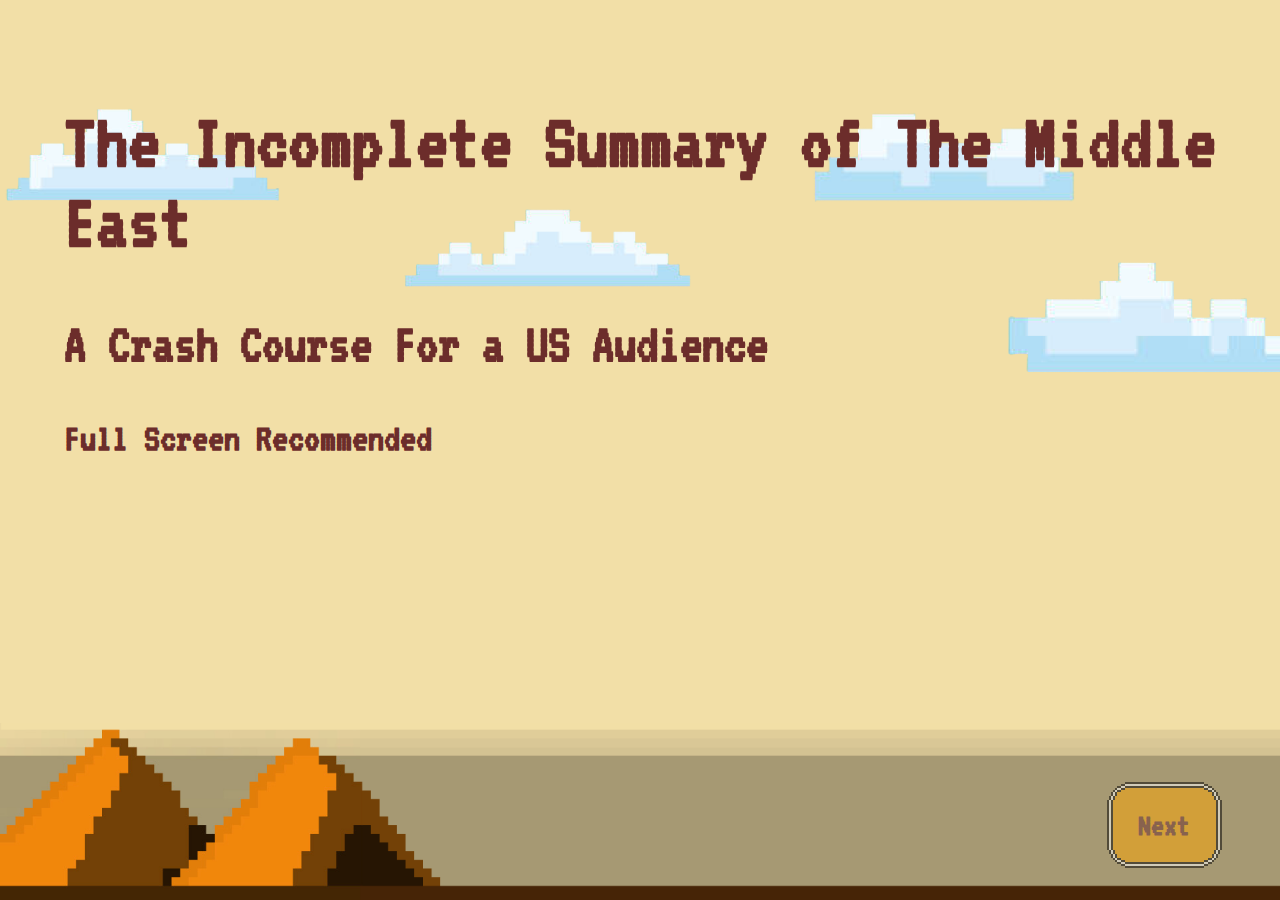
<file: index.html>
<!DOCTYPE html>
<html lang="en">
  <head>
    <meta charset="UTF-8">
    <meta name="viewport" content="width=device-width, initial-scale=1.0">
    <meta http-equiv="X-UA-Compatible" content="ie=edge">
    <title>HTS Research Project</title>
    <link rel="stylesheet" href="styles.css">
  </head>
  <body>
    <img src="img/cloud_1.png" id="cloud_1" alt="cloud 1">
    <img src="img/cloud_2.png" id="cloud_2" alt="cloud 2">
    <img src="img/cloud_3.png" id="cloud_3" alt="cloud 3">
    <img src="img/cloud_4.png" id="cloud_4" alt="cloud 4">
    <h1> The Incomplete Summary of The Middle East</h1>
    <h2> A Crash Course For a US Audience</h2>
    <h2 style="font-size:2.5em;" id="helpful"> Full Screen Recommended </h2>
    <img src="img/footer_img.png" id="footer" alt="Footer Pyramids">
    <div class="pixel-border" onclick="window.location.href = '/transition.html'">
      <h3> Next</h3>
    </div>
  </body>
</html>
</file>
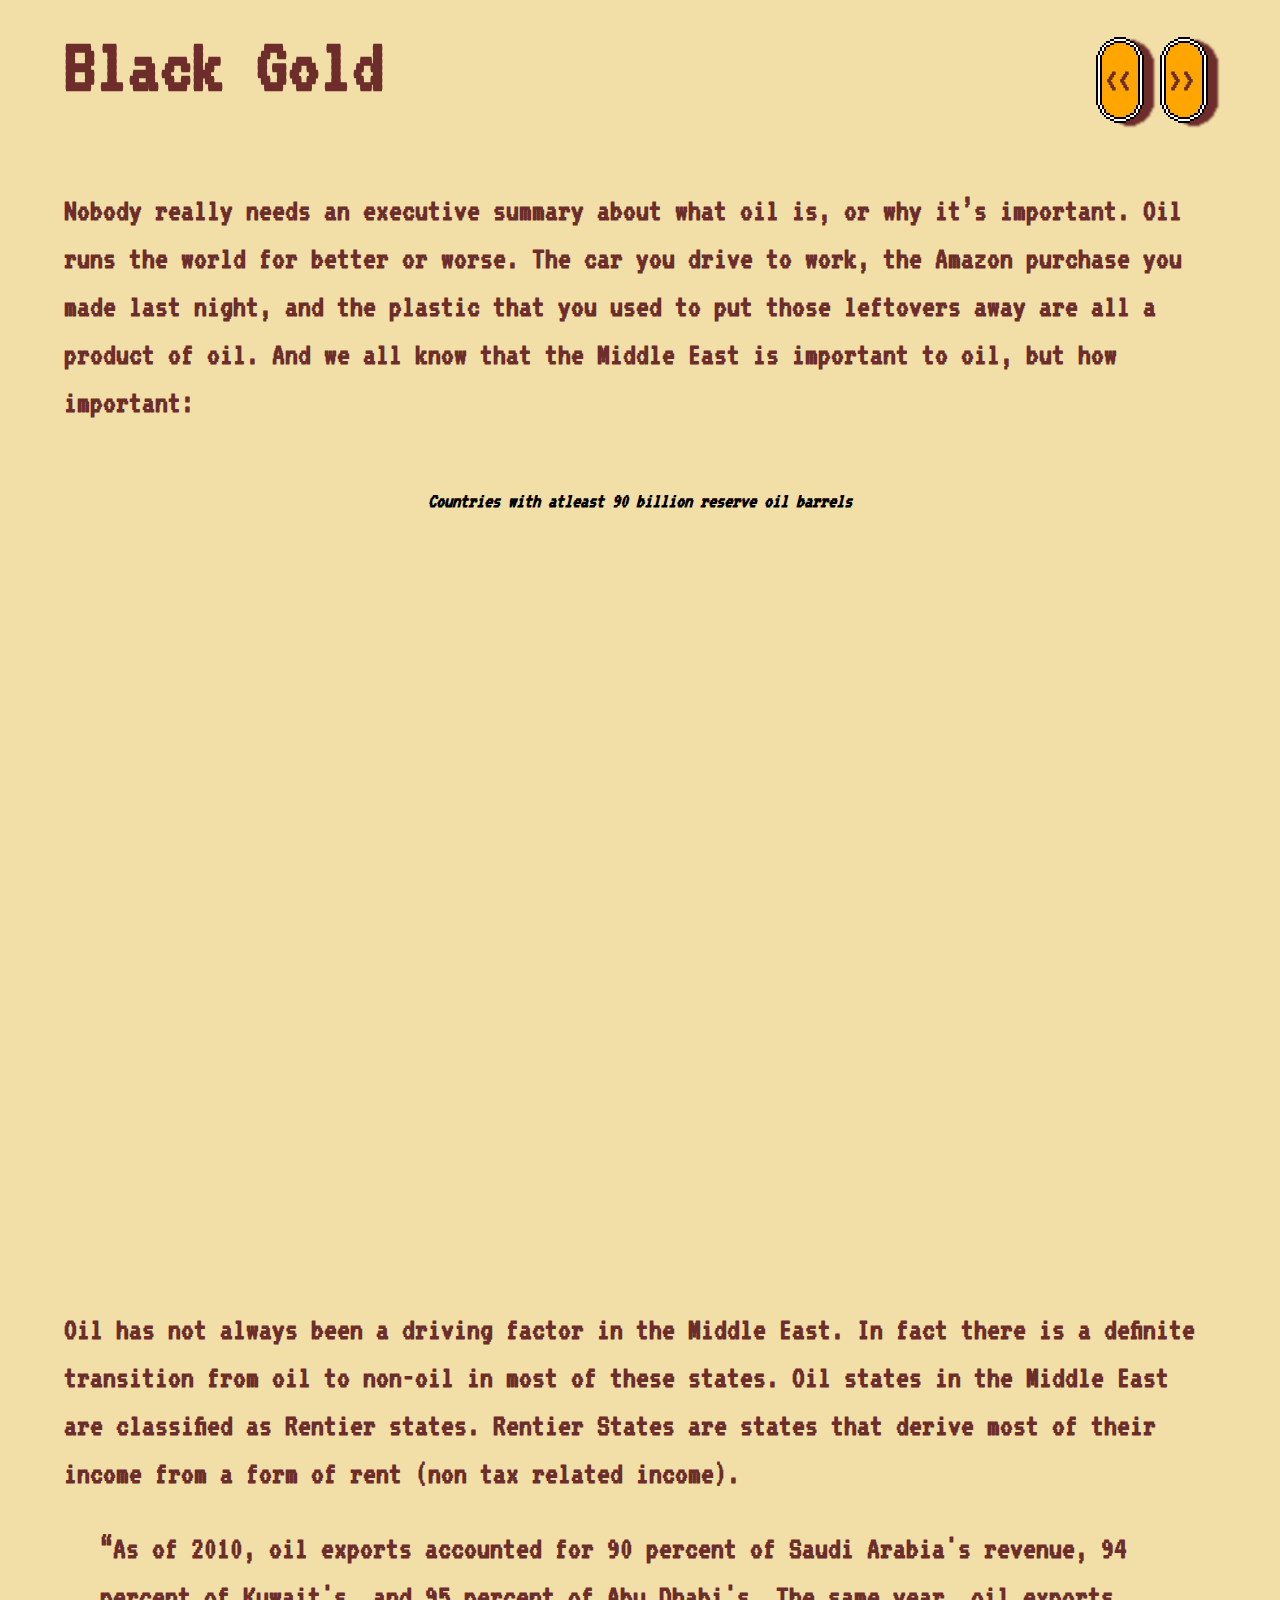
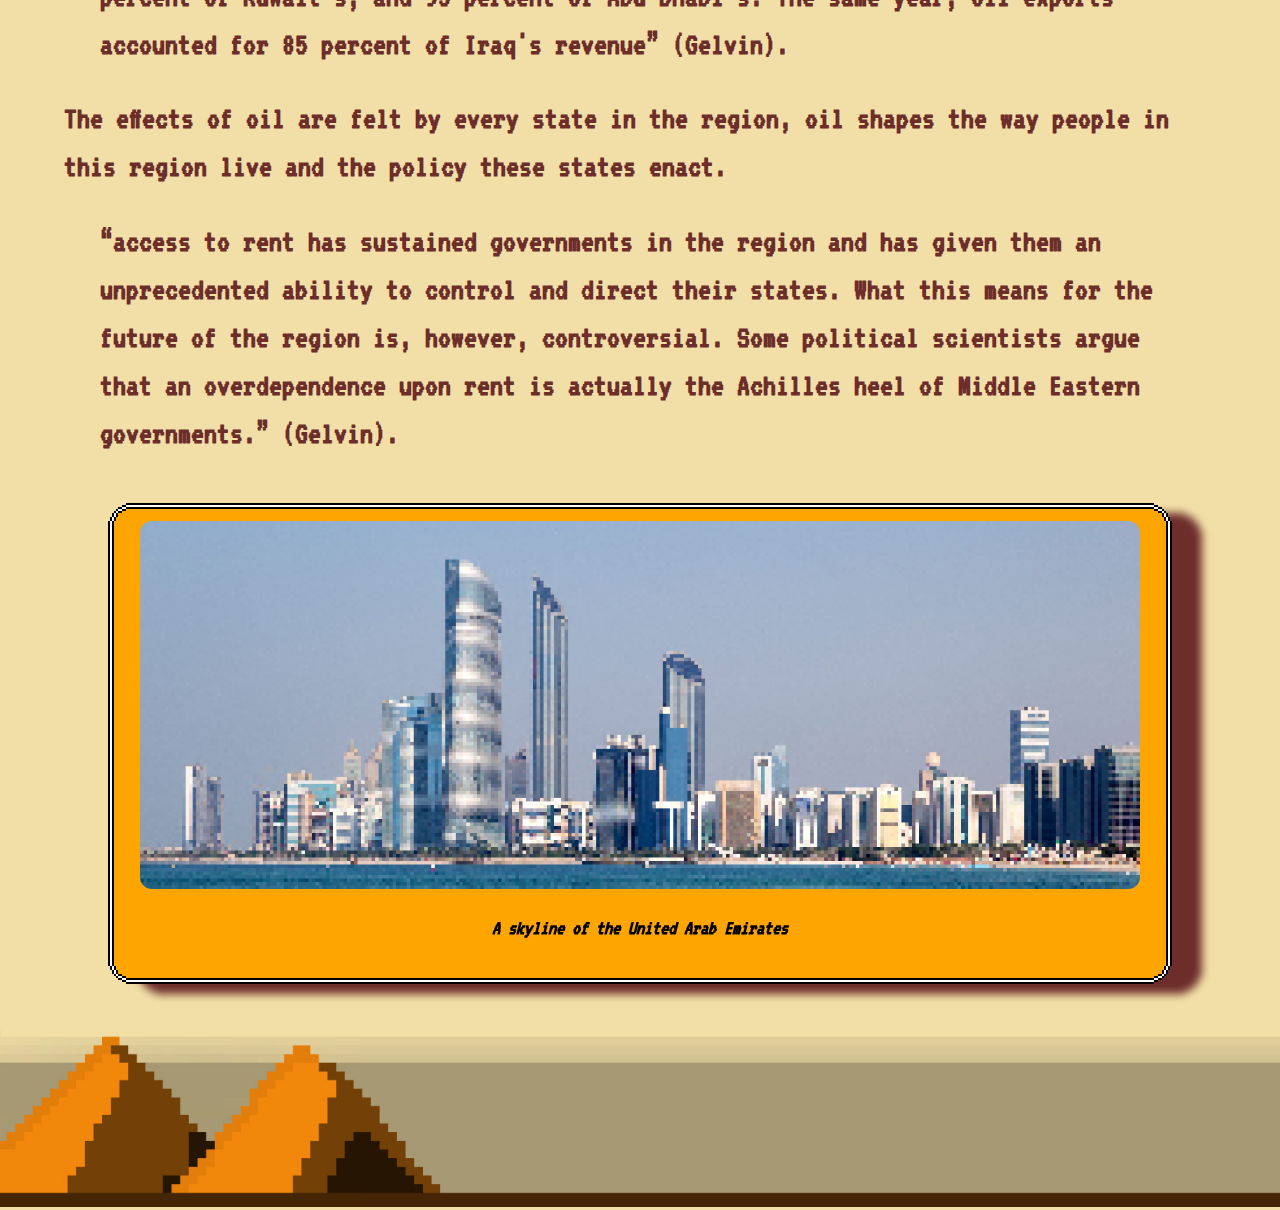
<file: blackgold.html>
<!DOCTYPE html>
<html lang="en">
  <head>
    <meta charset="UTF-8">
    <meta name="viewport" content="width=device-width, initial-scale=1.0">
    <meta http-equiv="X-UA-Compatible" content="ie=edge">
    <title>HTS Research Project</title>
    <link rel="stylesheet" href="styles2.css">
    <script src="https://d3js.org/d3.v4.js"></script>
    <script src="https://d3js.org/d3-scale-chromatic.v1.min.js"></script>
    <script src="https://d3js.org/d3-geo-projection.v2.min.js"></script>
  </head>
  <body>
    <div class="header">
      <h1> Black Gold </h1>
      <div class="buttons">
        <div class="pixel-border" id="prev" onclick="window.location.href = '/transition.html'">
          <h3> << </h3>
        </div>
        <div class="pixel-border" id="next" onclick="window.location.href = '/pearl.html'">
          <h3> >> </h3>
        </div>
      </div>
    </div>
    <h2 style="margin-bottom: 5%;">
      Nobody really needs an executive summary about what oil is, or why it’s important. Oil runs the world for better or worse. The car you drive to work, the Amazon purchase you made last night, and the plastic that you used to put those leftovers away are all a product of oil. And we all know that the Middle East is important to oil, but how important:
    </h2>
    <h4 style="text-align:center;"> Countries with atleast 90 billion reserve oil barrels</h4>
    <svg id="my_dataviz" width="1000" height="700" style="margin-left:12%"></svg>
    <h2 style="margin-top: 5%;"> 
      Oil has not always been a driving factor in the Middle East. In fact there is a definite transition from oil to non-oil in most of these states. Oil states in the Middle East are classified as Rentier states. Rentier States are states that derive most of their income from a form of rent (non tax related income).
    </h2>
    <aside class="pquote">
      <blockquote>
          <h2>
            “As of 2010, oil exports accounted for 90 percent of Saudi Arabia's revenue, 94 percent of Kuwait's, and 95 percent of Abu Dhabi's. The same year, oil exports accounted for 85 percent of Iraq's revenue” (Gelvin).
          </h2>
      </blockquote>
  </aside>
  <h2>
    The effects of oil are felt by every state in the region, oil shapes the way people in this region live and the policy these states enact.
  </h2>
  <aside class="pquote">
    <blockquote>
        <h2>
          “access to rent has sustained governments in the region and has given them an unprecedented ability to control and direct their states. What this means for the future of the region is, however, controversial. Some political scientists argue that an overdependence upon rent is actually the
          Achilles heel of Middle Eastern governments.” (Gelvin).          
        </h2>
    </blockquote>
  </aside>
  <div class="pixel-border" style="margin-top:5%;margin-bottom:5%;">
    <img src="img/uae.png" style="width:1000px;border-radius:12px;">
    <h4> A skyline of the United Arab Emirates </h4>
  </div>
  <img src="img/footer_img.png" id="footer" alt="Footer Pyramids">
  <script>

    // The svg
    var svg = d3.select("svg"),
        width = +svg.attr("width"),
        height = +svg.attr("height");
    
    // Map and projection
    var projection = d3.geoNaturalEarth1()
        .scale(width / 1.3 / Math.PI)
        .translate([width / 2, height / 2])
    
    // Load external data and boot
    d3.json("https://raw.githubusercontent.com/holtzy/D3-graph-gallery/master/DATA/world.geojson", function(data){
    
        console.log(data);
        // Draw the map
        svg.append("g")
            .selectAll("path")
            .data(data.features)
            .enter().append("path")
                .attr("fill", function(d) {
                  const countries = ["Venezuela", "Canada", "Iran", "Iraq", "Kuwait", "United Arab Emirates", "Saudi Arabia"];
                  if (countries.includes(d.properties.name)) {
                    return "#6C2D2B";
                  }
                  return "orange";
                })
                .attr("d", d3.geoPath()
                    .projection(projection)
                )
                .style("stroke", "gray")
    })
    
    </script>
  </body>
</html>
</file>
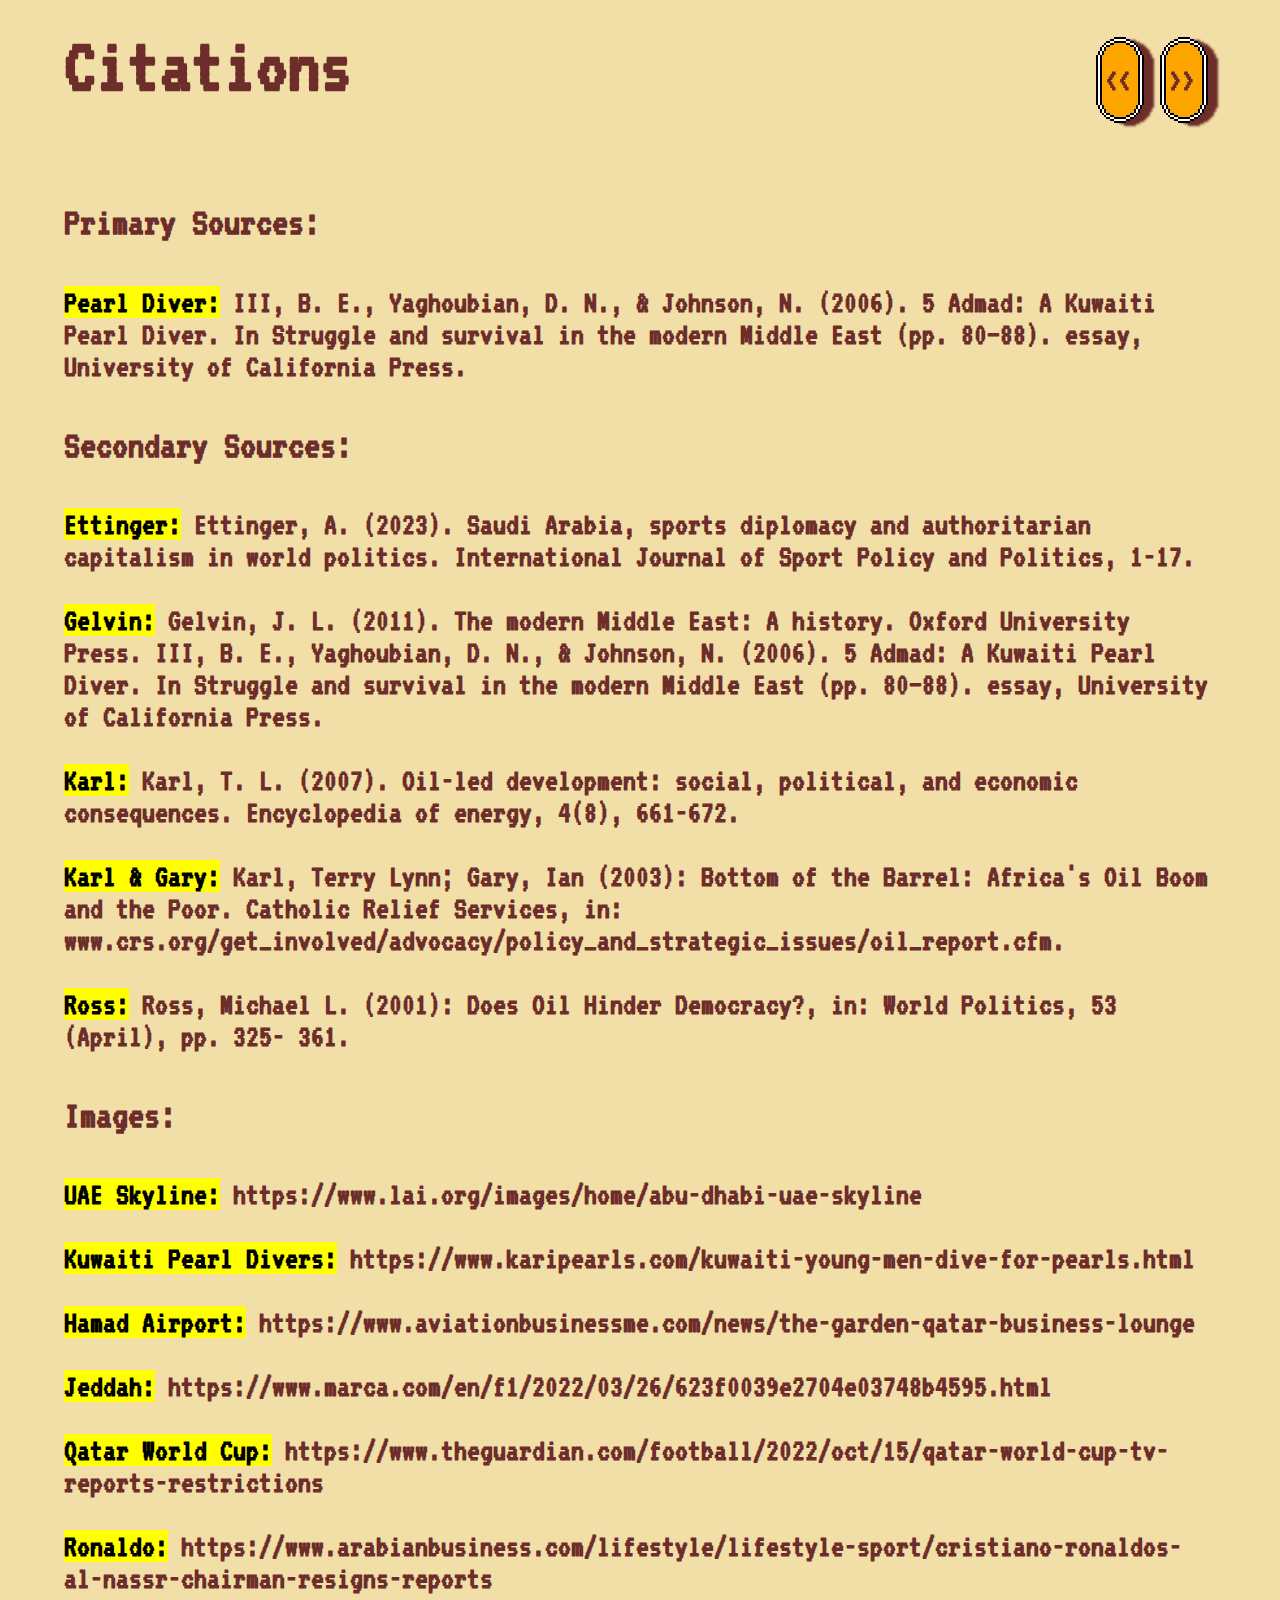
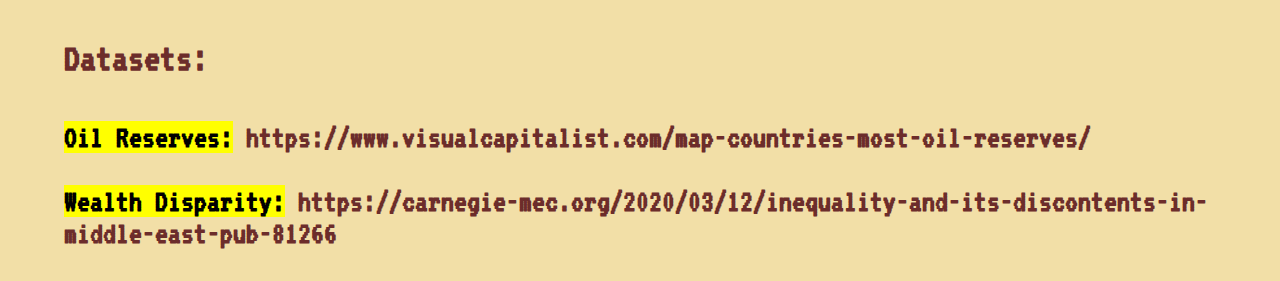
<file: citations.html>
<!DOCTYPE html>
<html lang="en">
  <head>
    <meta charset="UTF-8">
    <meta name="viewport" content="width=device-width, initial-scale=1.0">
    <meta http-equiv="X-UA-Compatible" content="ie=edge">
    <title>HTS Research Project</title>
    <link rel="stylesheet" href="styles2.css">
  </head>
  <body>
    <div class="header">
      <h1> Citations </h1>
      <div class="buttons">
        <div class="pixel-border" id="prev" onclick="window.location.href = '/modernoil.html'">
          <h3> << </h3>
        </div>
        <div class="pixel-border" id="next" onclick="window.location.href = '/index.html'">
          <h3> >> </h3>
        </div>
      </div>
    </div>
    <h2 style="font-size:2.5em;"> Primary Sources: </h2>
    <h3 style="margin-left: 5%;margin-right:5%;"> <mark>Pearl Diver:</mark> III, B. E., Yaghoubian, D. N., &amp; Johnson, N. (2006). 5 Admad: A Kuwaiti Pearl Diver. In Struggle and survival in the modern Middle East (pp. 80–88). essay, University of California Press. </h3>
    <h2 style="font-size:2.5em;"> Secondary Sources: </h2>
    <h3 style="margin-left: 5%;margin-right:5%;"> <mark>Ettinger:</mark> Ettinger, A. (2023). Saudi Arabia, sports diplomacy and authoritarian capitalism in world politics. International Journal of Sport Policy and Politics, 1-17. 
    <h3 style="margin-left: 5%;margin-right:5%;"> <mark>Gelvin:</mark> Gelvin, J. L. (2011). The modern Middle East: A history. Oxford University Press. 
      III, B. E., Yaghoubian, D. N., &amp; Johnson, N. (2006). 5 Admad: A Kuwaiti Pearl Diver. In Struggle and survival in the modern Middle East (pp. 80–88). essay, University of California Press. </h3>
    <h3 style="margin-left: 5%;margin-right:5%;"> <mark> Karl:</mark> Karl, T. L. (2007). Oil-led development: social, political, and economic consequences. Encyclopedia of energy, 4(8), 661-672.</h3>
      <h3 style="margin-left: 5%;margin-right:5%;"> <mark> Karl & Gary:</mark> Karl, Terry Lynn; Gary, Ian (2003): Bottom of the Barrel: Africa's Oil Boom and the Poor.
      Catholic Relief Services, in:
      www.crs.org/get_involved/advocacy/policy_and_strategic_issues/oil_report.cfm. </h3>
    <h3 style="margin-left: 5%;margin-right:5%;"> <mark>Ross:</mark> Ross, Michael L. (2001): Does Oil Hinder Democracy?, in: World Politics, 53 (April), pp. 325-
      361. </h3>
    <h2 style="font-size:2.5em;"> Images: </h2>
    <h3 style="margin-left: 5%;margin-right:5%;"> <mark>UAE Skyline:</mark> https://www.lai.org/images/home/abu-dhabi-uae-skyline</h3> 
    <h3 style="margin-left: 5%;margin-right:5%;"> <mark>Kuwaiti Pearl Divers:</mark> https://www.karipearls.com/kuwaiti-young-men-dive-for-pearls.html</h3> 
    <h3 style="margin-left: 5%;margin-right:5%;"> <mark>Hamad Airport:</mark> https://www.aviationbusinessme.com/news/the-garden-qatar-business-lounge</h3>
    <h3 style="margin-left: 5%;margin-right:5%;"> <mark>Jeddah:</mark> https://www.marca.com/en/f1/2022/03/26/623f0039e2704e03748b4595.html</h3>
    <h3 style="margin-left: 5%;margin-right:5%;"> <mark>Qatar World Cup:</mark> https://www.theguardian.com/football/2022/oct/15/qatar-world-cup-tv-reports-restrictions</h3>
    <h3 style="margin-left: 5%;margin-right:5%;"> <mark>Ronaldo:</mark> https://www.arabianbusiness.com/lifestyle/lifestyle-sport/cristiano-ronaldos-al-nassr-chairman-resigns-reports</h3>
    <h2 style="font-size:2.5em;"> Datasets: </h2>
    <h3 style="margin-left: 5%;margin-right:5%;"> <mark>Oil Reserves:</mark> https://www.visualcapitalist.com/map-countries-most-oil-reserves/</h3>
    <h3 style="margin-left: 5%;margin-right:5%;"> <mark>Wealth Disparity:</mark> https://carnegie-mec.org/2020/03/12/inequality-and-its-discontents-in-middle-east-pub-81266</h3>  
  </body>
</html>
</file>
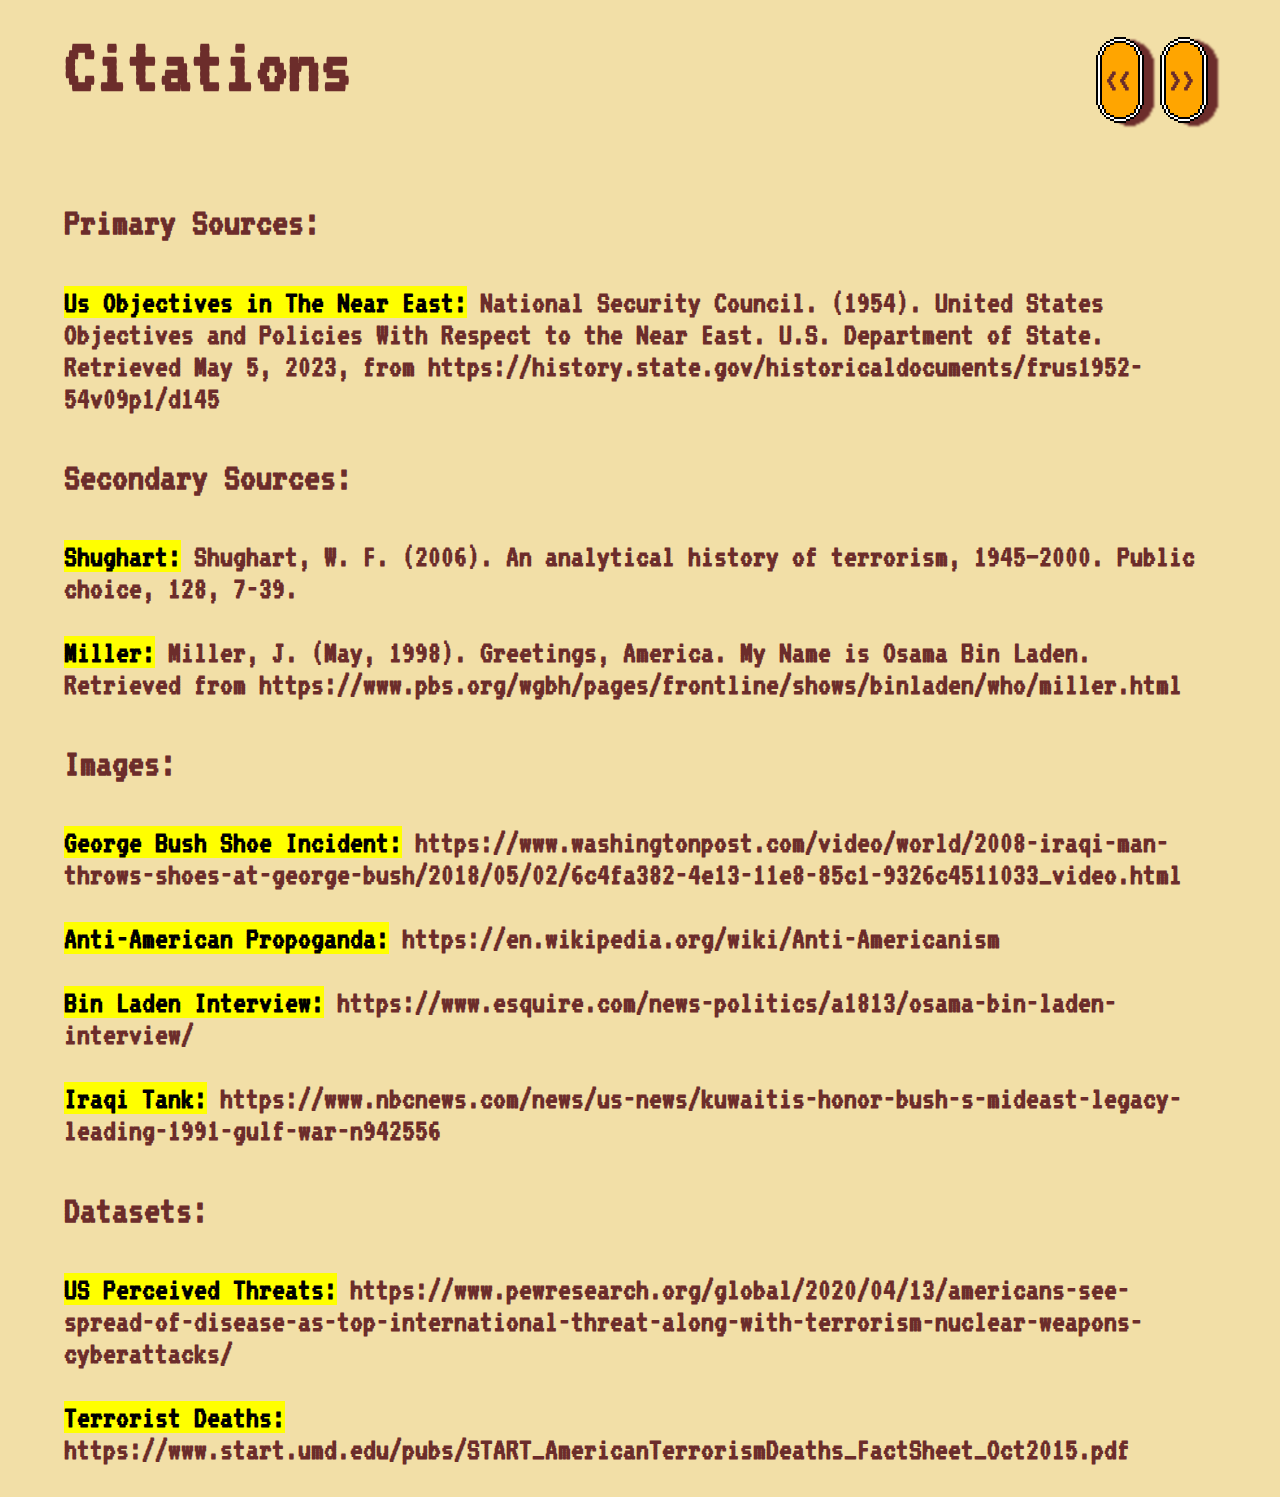
<file: citations2.html>
<!DOCTYPE html>
<html lang="en">
  <head>
    <meta charset="UTF-8">
    <meta name="viewport" content="width=device-width, initial-scale=1.0">
    <meta http-equiv="X-UA-Compatible" content="ie=edge">
    <title>HTS Research Project</title>
    <link rel="stylesheet" href="styles2.css">
  </head>
  <body>
    <div class="header">
      <h1> Citations </h1>
      <div class="buttons">
        <div class="pixel-border" id="prev" onclick="window.location.href = '/modern.html'">
          <h3> << </h3>
        </div>
        <div class="pixel-border" id="next" onclick="window.location.href = '/index.html'">
          <h3> >> </h3>
        </div>
      </div>
    </div>
    <h2 style="font-size:2.5em;"> Primary Sources: </h2>
    <h3 style="margin-left: 5%;margin-right:5%;"> <mark>Us Objectives in The Near East:</mark> National Security Council. (1954). United States Objectives and Policies With Respect to the Near East. U.S. Department of State. Retrieved May 5, 2023, from https://history.state.gov/historicaldocuments/frus1952-54v09p1/d145  </h3>
    <h2 style="font-size:2.5em;"> Secondary Sources: </h2>
    <h3 style="margin-left: 5%;margin-right:5%;"> <mark>Shughart:</mark> Shughart, W. F. (2006). An analytical history of terrorism, 1945–2000. Public choice, 128, 7-39.</h3>
    <h3 style="margin-left: 5%;margin-right:5%;"> <mark>Miller:</mark> Miller, J. (May, 1998). Greetings, America. My Name is Osama Bin Laden. Retrieved from https://www.pbs.org/wgbh/pages/frontline/shows/binladen/who/miller.html</h3>
    <h2 style="font-size:2.5em;"> Images: </h2>
    <h3 style="margin-left: 5%;margin-right:5%;"> <mark>George Bush Shoe Incident:</mark> https://www.washingtonpost.com/video/world/2008-iraqi-man-throws-shoes-at-george-bush/2018/05/02/6c4fa382-4e13-11e8-85c1-9326c4511033_video.html</h3> 
    <h3 style="margin-left: 5%;margin-right:5%;"> <mark>Anti-American Propoganda:</mark> https://en.wikipedia.org/wiki/Anti-Americanism</h3> 
    <h3 style="margin-left: 5%;margin-right:5%;"> <mark>Bin Laden Interview:</mark> https://www.esquire.com/news-politics/a1813/osama-bin-laden-interview/</h3>
    <h3 style="margin-left: 5%;margin-right:5%;"> <mark>Iraqi Tank:</mark> https://www.nbcnews.com/news/us-news/kuwaitis-honor-bush-s-mideast-legacy-leading-1991-gulf-war-n942556</h3>
    <h2 style="font-size:2.5em;"> Datasets: </h2>
    <h3 style="margin-left: 5%;margin-right:5%;"> <mark>US Perceived Threats:</mark> https://www.pewresearch.org/global/2020/04/13/americans-see-spread-of-disease-as-top-international-threat-along-with-terrorism-nuclear-weapons-cyberattacks/</h3>
    <h3 style="margin-left: 5%;margin-right:5%;"> <mark>Terrorist Deaths:</mark> https://www.start.umd.edu/pubs/START_AmericanTerrorismDeaths_FactSheet_Oct2015.pdf</h3>
  </body>
</html>
</file>
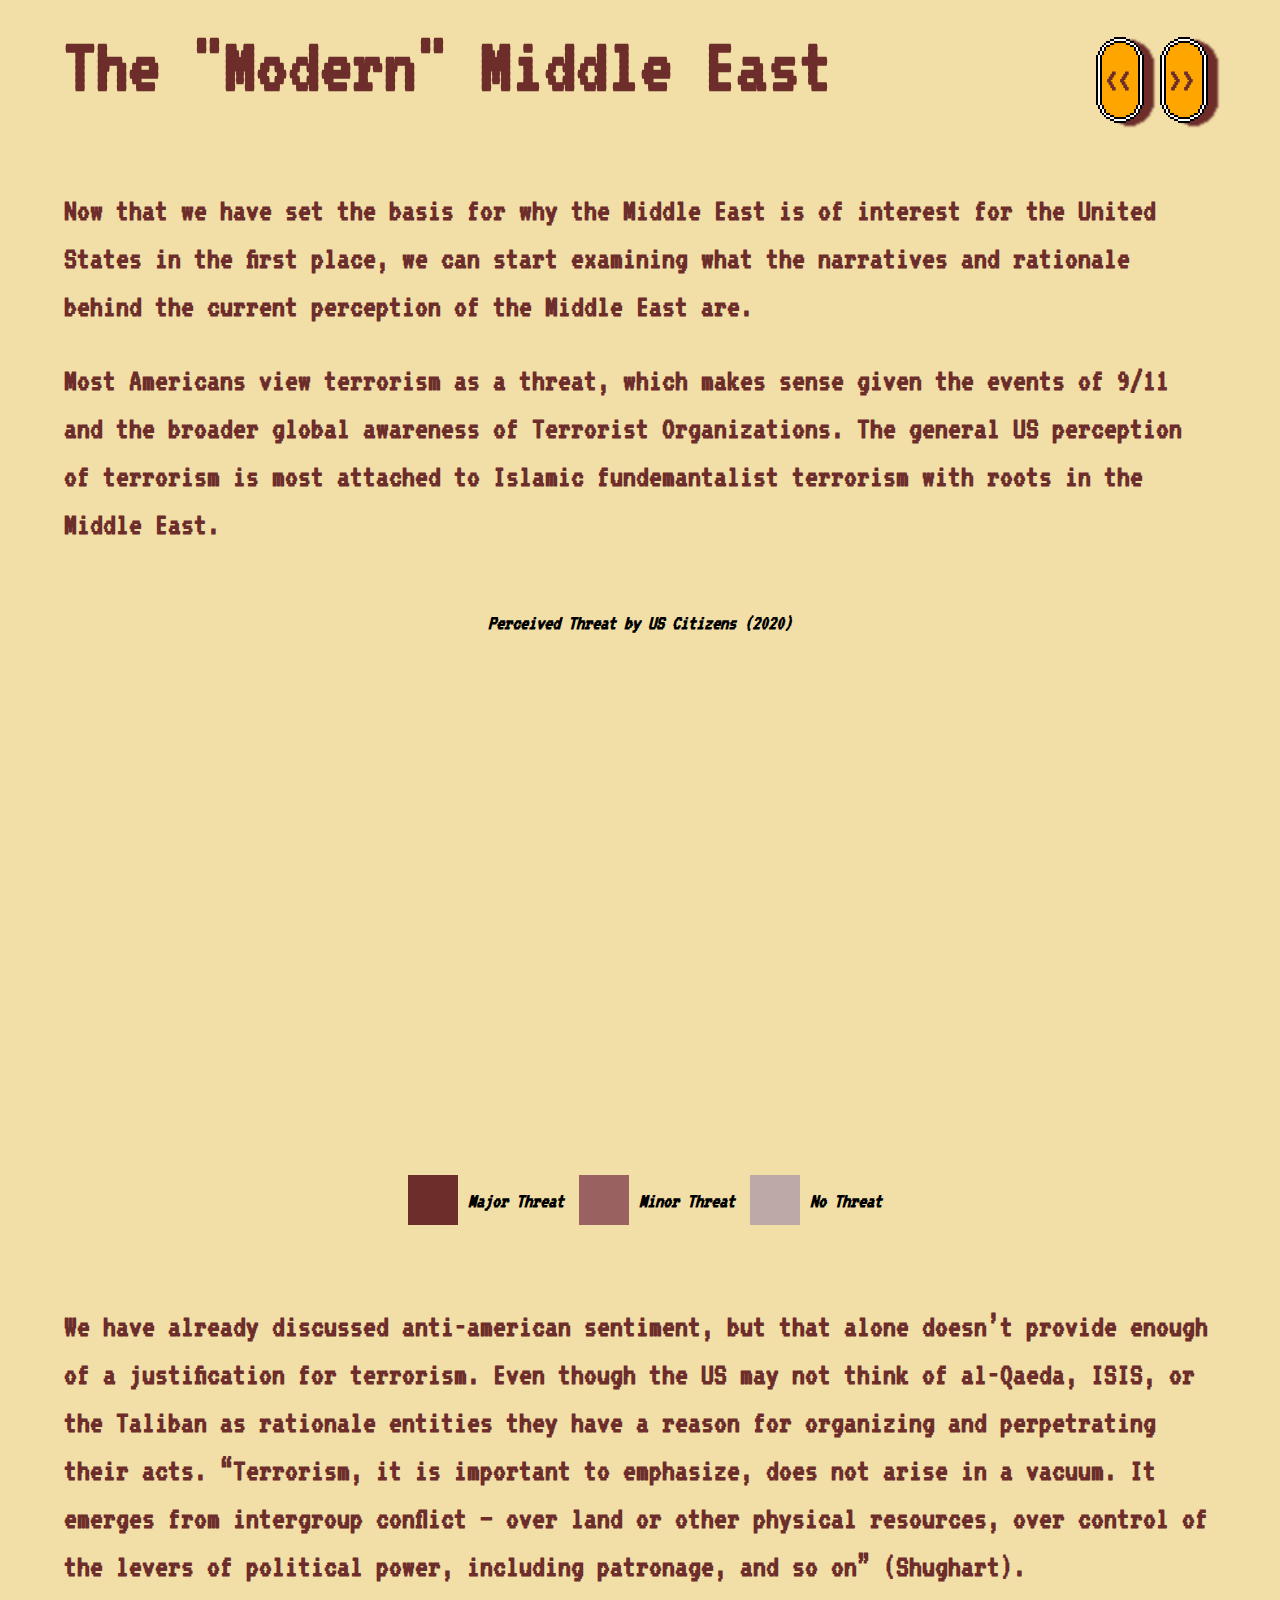
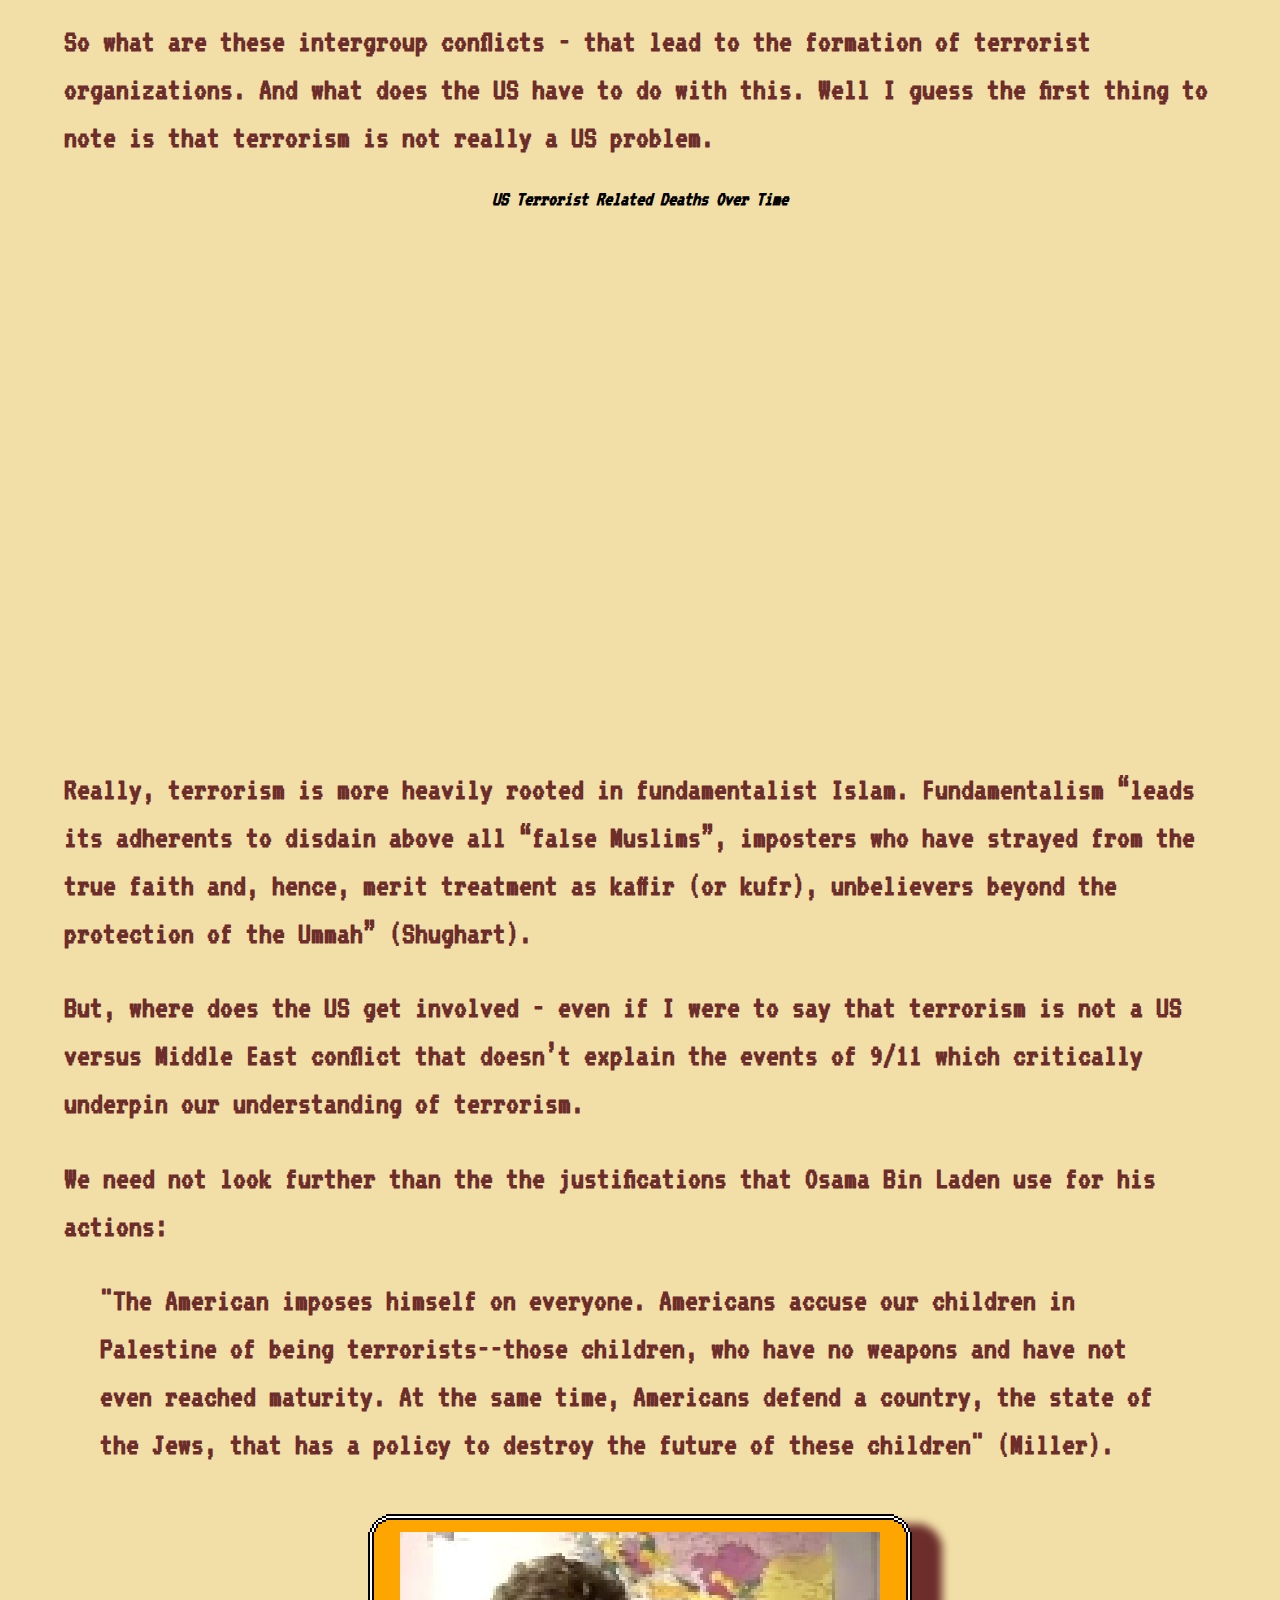
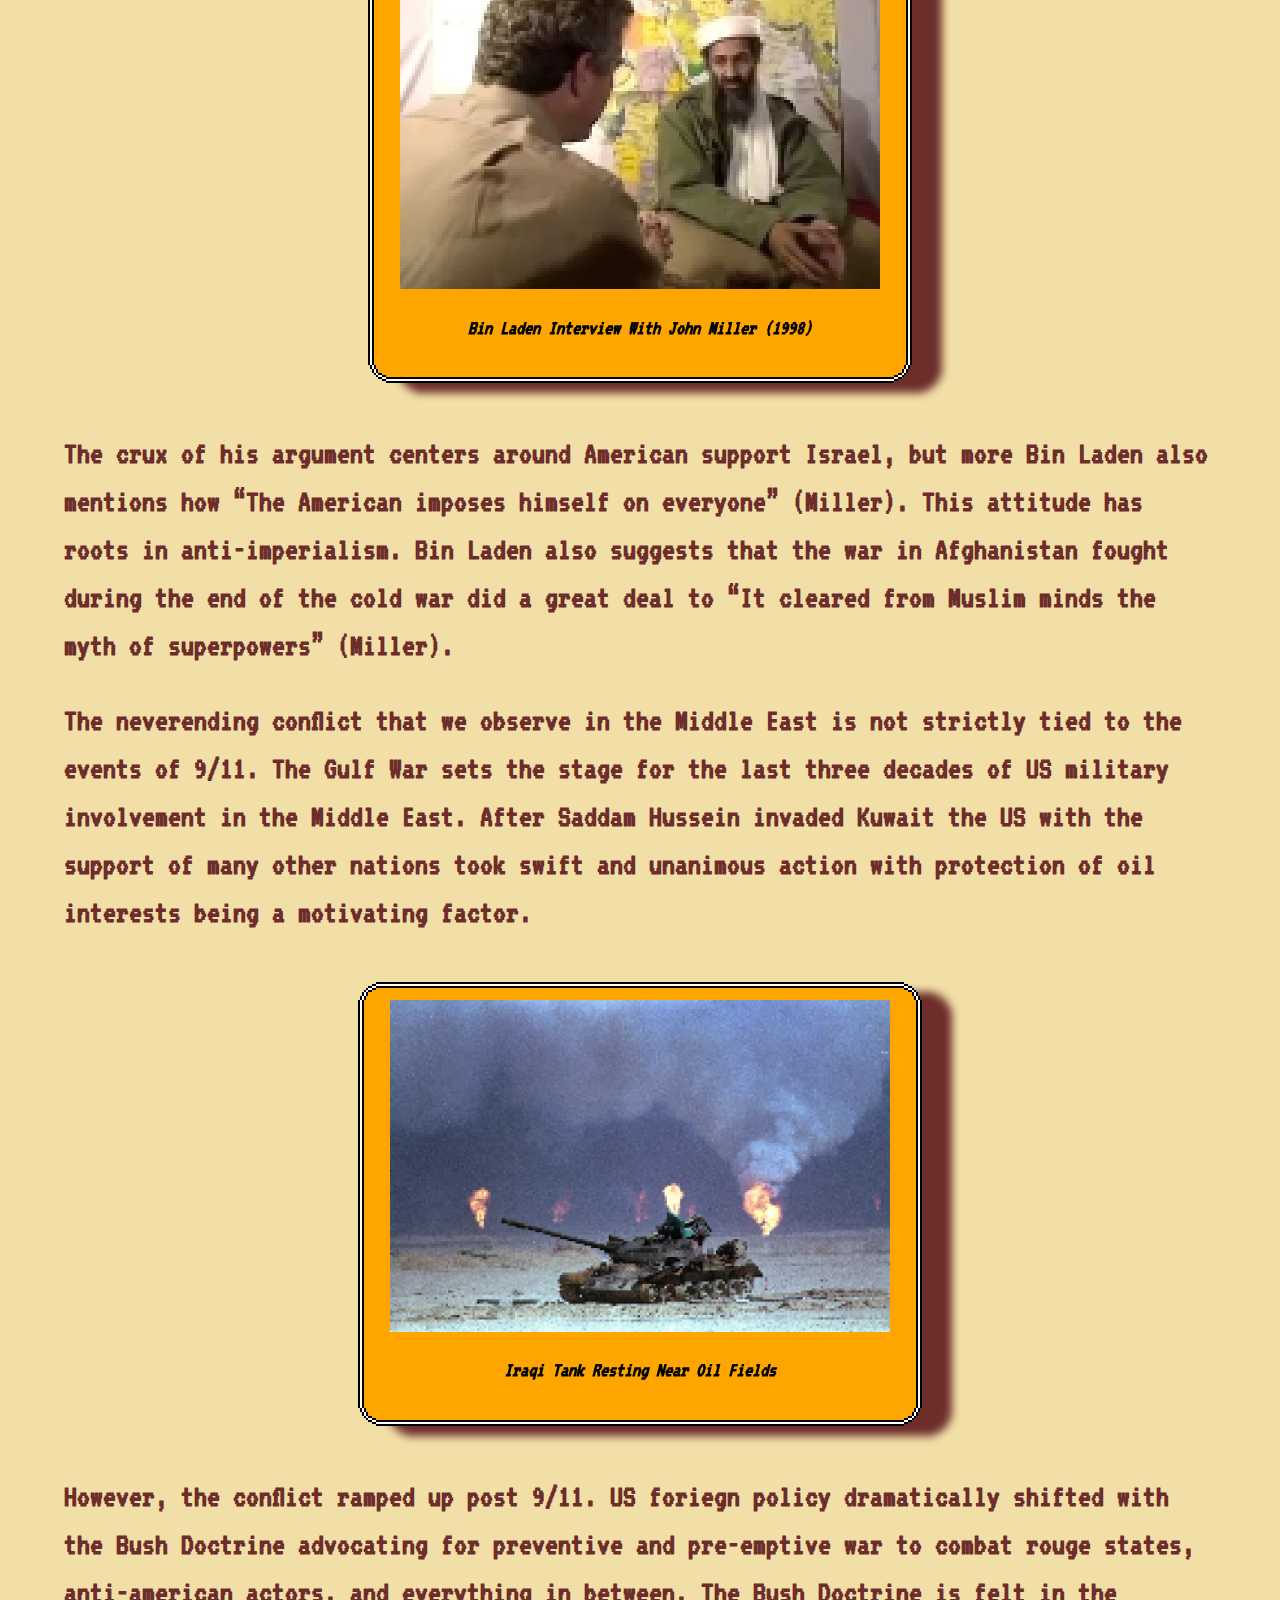
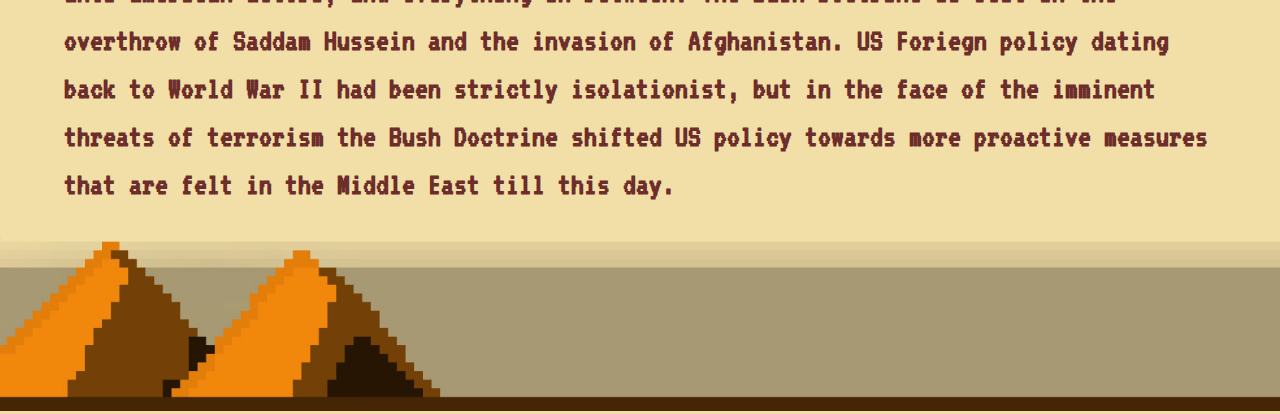
<file: modern.html>
<!DOCTYPE html>
<html lang="en">
  <head>
    <meta charset="UTF-8">
    <meta name="viewport" content="width=device-width, initial-scale=1.0">
    <meta http-equiv="X-UA-Compatible" content="ie=edge">
    <title>HTS Research Project</title>
    <link rel="stylesheet" href="styles2.css">
    <script src="https://d3js.org/d3.v4.js"></script>
  </head>
  <body>
    <div class="header">
      <h1> The "Modern" Middle East </h1>
      <div class="buttons">
        <div class="pixel-border" id="prev" onclick="window.location.href = '/coldwar.html'">
          <h3> << </h3>
        </div>
        <div class="pixel-border" id="next" onclick="window.location.href = '/citations2.html'">
          <h3> >> </h3>
        </div>
      </div>
    </div>
    <h2>
      Now that we have set the basis for why the Middle East is of interest for the United States in the first place, we can start examining what the narratives and rationale behind the current perception of the Middle East are.
    </h2>
    <h2 style="margin-bottom: 5%;"> Most Americans view terrorism as a threat, which makes sense given the events of 9/11 and the broader global awareness of Terrorist Organizations. The general US perception of terrorism is most attached to Islamic fundemantalist terrorism with roots in the Middle East.</h2>
    <h4 style="margin-left:0;margin-bottom:2%;text-align:center;"> Perceived Threat by US Citizens (2020)</h4>
    <svg id="my_dataviz" width="1000" height="500" style="margin-left:15%"></svg>
    <div class="legend">
      <span style="background-color: #6C2D2B; display: inline-block; height: 50px; width: 50px; margin-right: 10px; margin-left: 10px;"></span>
      <span><h4>Major Threat</h4></span>
      <span style="background-color: #99615F; display: inline-block; height: 50px; width: 50px; margin-right: 10px; margin-left: 15px;"></span>
      <span><h4>Minor Threat</h4></span>
      <span style="background-color: #bda9a8; display: inline-block; height: 50px; width: 50px; margin-right: 10px; margin-left: 15px;"></span>
      <span><h4>No Threat</h4></span>
    </div>
    <h2 style="margin-top:5%;">
      We have already discussed anti-american sentiment, but that alone doesn’t provide enough of a justification for terrorism. Even though the US may not think of al-Qaeda, ISIS, or the Taliban as rationale entities they have a reason for organizing and perpetrating their acts. “Terrorism, it is important to emphasize, does not arise in a vacuum. It emerges from intergroup conflict – over land or other physical resources, over control of the levers of political power, including patronage, and so on” (Shughart).
    </h2>
    <h2>
      So what are these intergroup conflicts - that lead to the formation of terrorist organizations. And what does the US have to do with this. Well I guess the first thing to note is that terrorism is not really a US problem. 
    </h2>
    <h4 style="margin-left:0;margin-bottom:2%;text-align:center;"> US Terrorist Related Deaths Over Time </h4>
    <svg id="my_dataviz2" width="1000" height="500" style="margin-left:15%"></svg>
    <h2>
      Really, terrorism is more heavily rooted in fundamentalist Islam. Fundamentalism “leads its adherents to disdain above all “false Muslims”, imposters who have strayed from the true faith and, hence, merit treatment as kaffir (or kufr), unbelievers beyond the protection of the Ummah” (Shughart).
    </h2>
    <h2>
      But, where does the US get involved - even if I were to say that terrorism is not a US versus Middle East conflict that doesn’t explain the events of 9/11 which critically underpin our understanding of terrorism. 
    </h2>
    <h2>
      We need not look further than the the justifications that Osama Bin Laden use for his actions:
    </h2>
    <aside class="pquote" style="margin-bottom: 5%;">
      <blockquote>
          <h2>
            "The American imposes himself on everyone. Americans accuse our children in Palestine of being terrorists--those children, who have no weapons and have not even reached maturity. At the same time, Americans defend a country, the state of the Jews, that has a policy to destroy the future of these children" (Miller).
          </h2>
      </blockquote>
  </aside>
  <div class="pixel-border">
    <img src="img/bin-laden.png">
    <h4> Bin Laden Interview With John Miller (1998)</h4>
  </div>
  <h2 style="margin-top: 5%;"">
    The crux of his argument centers around American support Israel, but more Bin Laden also mentions how “The American imposes himself on everyone” (Miller). This attitude has roots in anti-imperialism. Bin Laden also suggests that the war in Afghanistan fought during the end of the cold war did a great deal to “It cleared from Muslim minds the myth of superpowers” (Miller).
  </h2>
  <h2 style="margin-bottom: 5%;">
    The neverending conflict that we observe in the Middle East is not strictly tied to the events of 9/11. The Gulf War sets the stage for the last three decades of US military involvement in the Middle East. After Saddam Hussein invaded Kuwait the US with the support of many other nations took swift and unanimous action with protection of oil interests being a motivating factor.
  </h2>
  <div class="pixel-border">
    <img src="img/tank.png" style="width:500px;">
    <h4> Iraqi Tank Resting Near Oil Fields</h4>
  </div>
  <h2 style="margin-top:5%">
    However, the conflict ramped up post 9/11. US foriegn policy dramatically shifted with the Bush Doctrine advocating for preventive and pre-emptive war to combat rouge states, anti-american actors, and everything in between. The Bush Doctrine is felt in the overthrow of Saddam Hussein and the invasion of Afghanistan. US Foriegn policy dating back to World War II had been strictly isolationist,
    but in the face of the imminent threats of terrorism the Bush Doctrine shifted US policy towards more proactive measures that are felt in the Middle East till this day.
  </h2>
  <img src="img/footer_img.png" id="footer" alt="Footer Pyramids">
  <script>

    // set the dimensions and margins of the graph
    var margin = {top: 10, right: 30, bottom: 40, left: 10},
        width = 1000 - margin.left - margin.right,
        height = 500 - margin.top - margin.bottom;
    
    // append the svg object to the body of the page
    var svg = d3.select("#my_dataviz")
      .append("svg")
        .attr("width", width + margin.left + margin.right)
        .attr("height", height + margin.top + margin.bottom)
      .append("g")
        .attr("transform",
              "translate(" + margin.left + "," + margin.top + ")");
    
    // Parse the Data
    d3.csv("data/threats.csv", function(data) {
    
      // List of subgroups = header of the csv files = top10, middle40, bottom50
      var subgroups = data.columns.slice(1)
    
      // List of groups = region (Western Europe, United States, etc.)
      var groups = d3.map(data, function(d){return(d.Threat)}).keys();

      groups = groups.filter(function (el) {
        return el != "";
      });
    
      // Add X axis
      var x = d3.scaleBand()
          .domain(groups)
          .range([0, width])
          .padding([0.2])
      svg.append("g")
          .attr("transform", "translate(0," + height + ")")
          .attr("class", 'x-label')
          .call(d3.axisBottom(x).tickSizeOuter(0));
    
      // Add Y axis
      var y = d3.scaleLinear()
          .domain([0, 100])
          .range([ height, 0 ]);
      svg.append("g")
          .call(d3.axisLeft(y));
    
      // color palette = one color per subgroup
      var color = {
        Major_Threat: "#6C2D2B",
        Minor_Threat: "#99615F",
        No_Threat: "#bda9a8"
      }
    
      //stack the data? --> stack per subgroup
      var stackedData = d3.stack()
          .keys(subgroups)
          (data)
    
      // Show the bars
      svg.append("g")
        .selectAll("g")
        // Enter in the stack data = loop key per key = group per group
        .data(stackedData)
        .enter().append("g")
          .attr("fill", function(d) { 
            console.log(d.key)
            return color[d.key]; 
          })
          .selectAll("rect")
          // enter a second time = loop subgroup per subgroup to add all rectangles
          .data(function(d) { return d; })
          .enter().append("rect")
            .attr("x", function(d) { return x(d.data.Threat); })
            .attr("y", function(d) { return y(d[1]); })
            .attr("height", function(d) { return y(d[0]) - y(d[1]); })
            .attr("width",x.bandwidth())
    })    
    </script>
    <script src="js/modern.js"></script>
  </body>
</html>
</file>
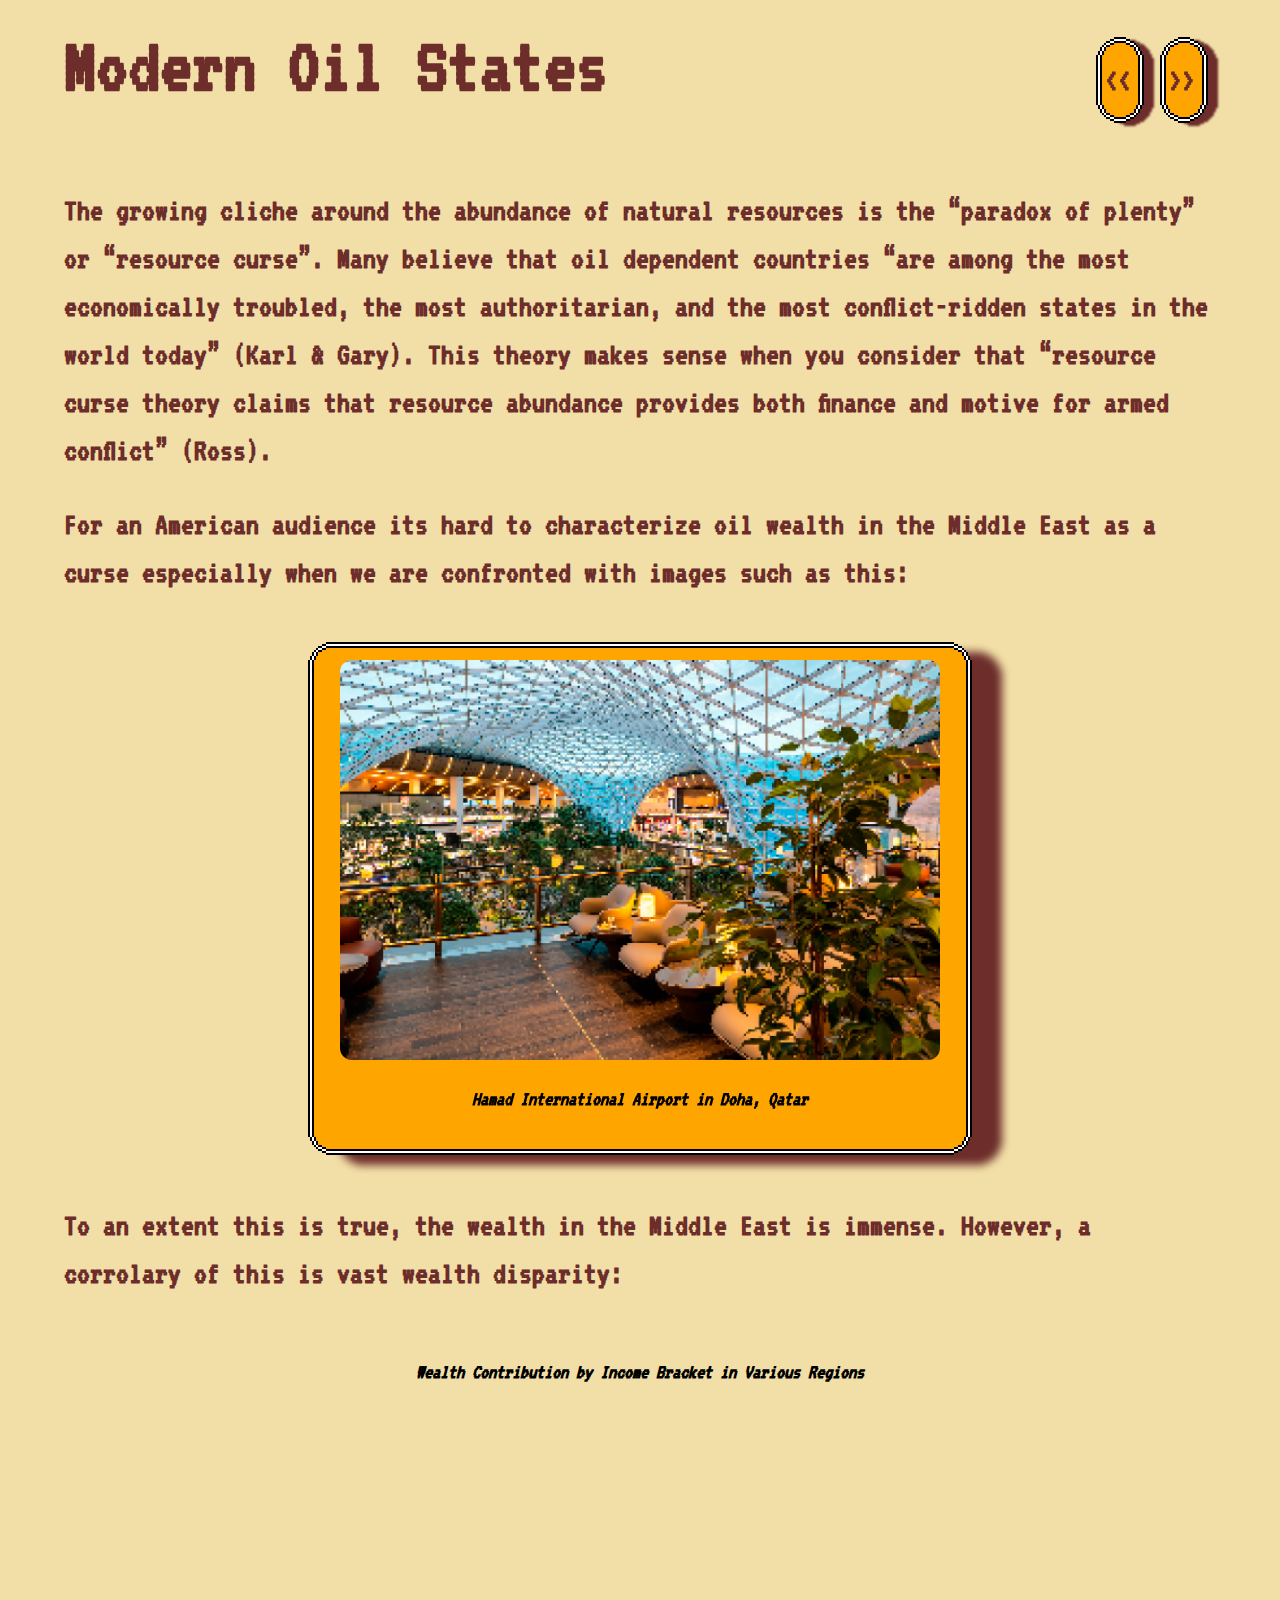
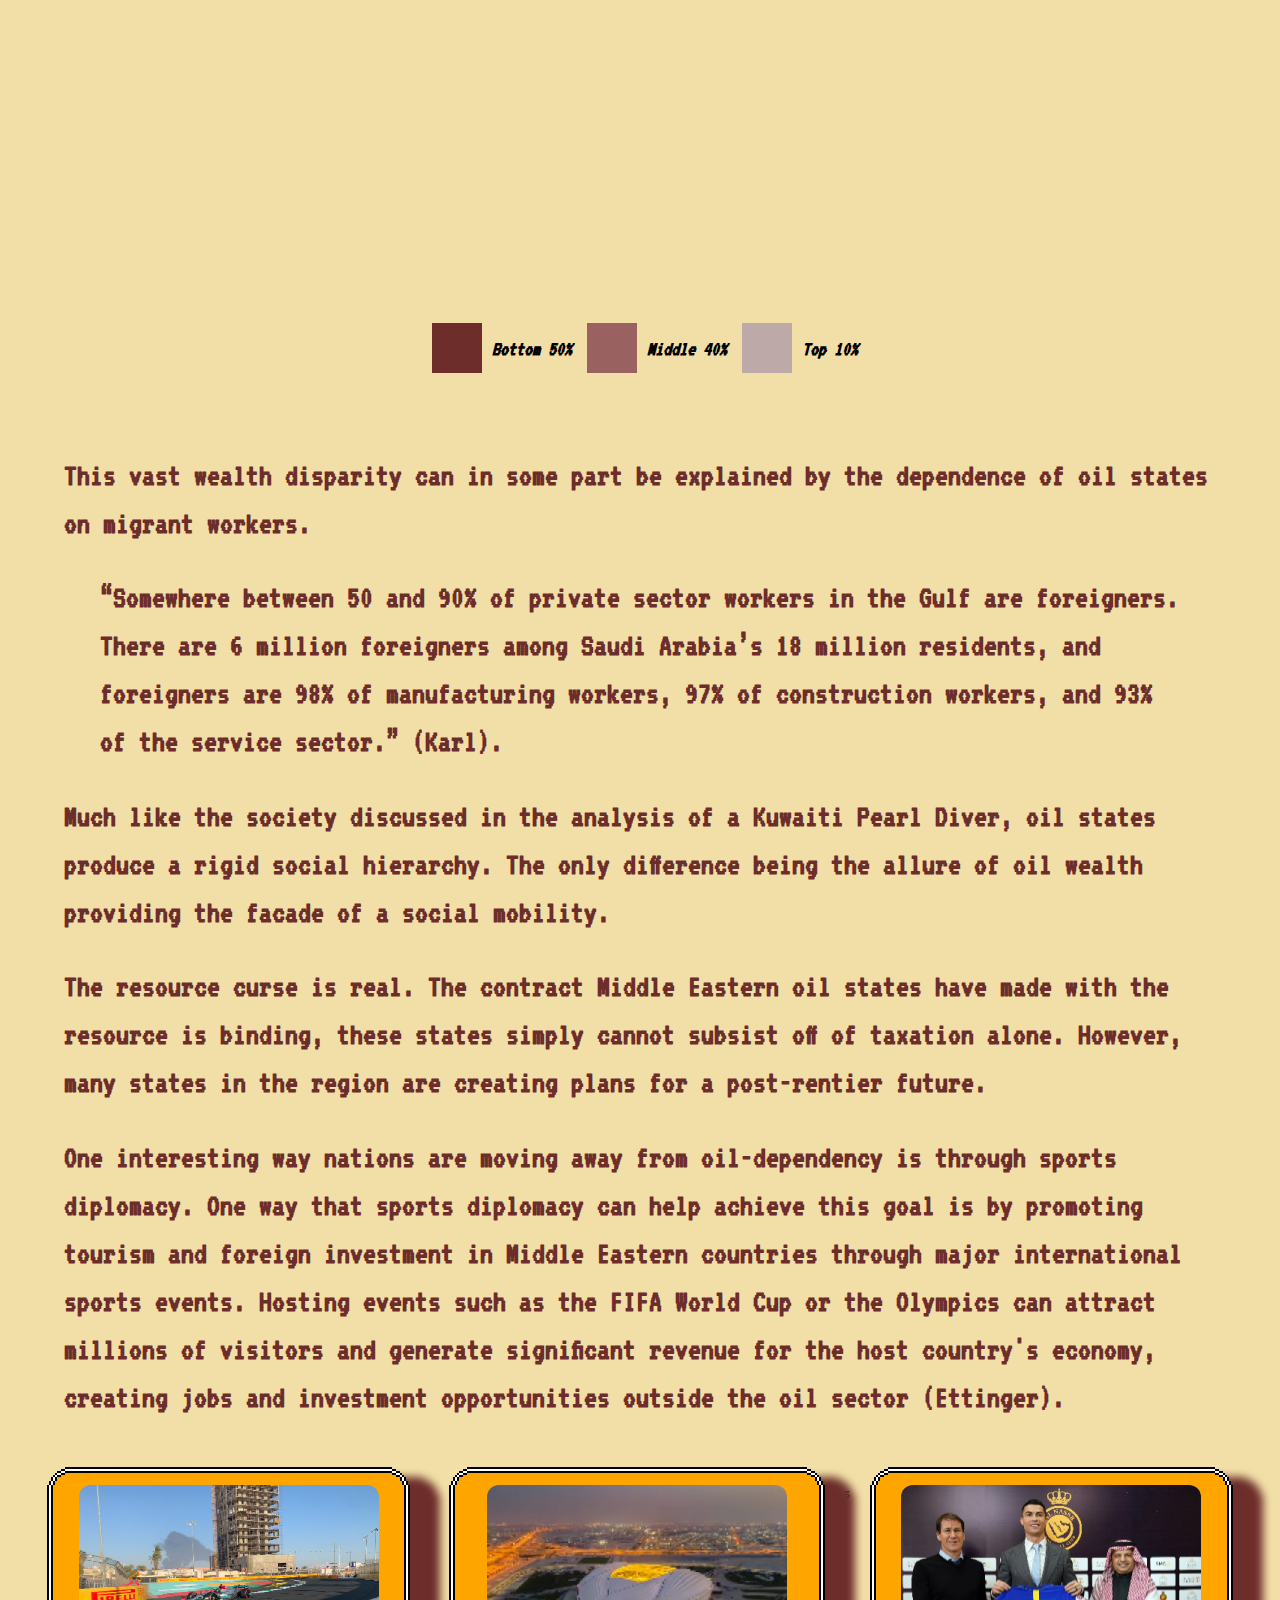
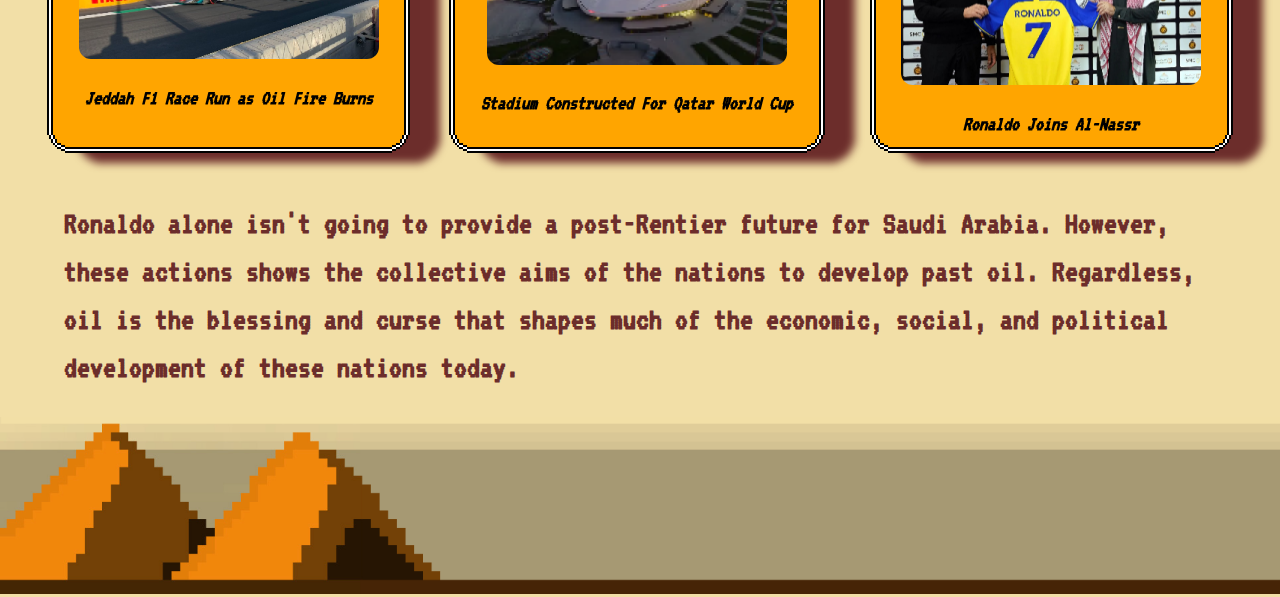
<file: modernoil.html>
<!DOCTYPE html>
<html lang="en">
  <head>
    <meta charset="UTF-8">
    <meta name="viewport" content="width=device-width, initial-scale=1.0">
    <meta http-equiv="X-UA-Compatible" content="ie=edge">
    <title>HTS Research Project</title>
    <link rel="stylesheet" href="styles2.css">
    <script src="https://d3js.org/d3.v4.js"></script>
  </head>
  <body>
    <div class="header">
      <h1> Modern Oil States </h1>
      <div class="buttons">
        <div class="pixel-border" id="prev" onclick="window.location.href = '/pearl.html'">
          <h3> << </h3>
        </div>
        <div class="pixel-border" id="next" onclick="window.location.href = '/citations.html'">
          <h3> >> </h3>
        </div>
      </div>
    </div>
    <h2>
      The growing cliche around the abundance of natural resources is the “paradox of plenty” or “resource curse”. Many believe that oil dependent countries “are among the most economically troubled, the most authoritarian, and the most conflict-ridden states in the world today” (Karl & Gary). This theory makes sense when you consider that “resource curse theory claims that resource abundance provides both finance and motive for armed conflict” (Ross).
    </h2>
    <h2>
      For an American audience its hard to characterize oil wealth in the Middle East as a curse especially when we are confronted with images such as this:
    </h2>
    <div class="pixel-border" style="margin-top: 5%; margin-bottom:5%">
      <img src="/img/hamas.png" style="border-radius: 12px; width:600px;">
      <h4> Hamad International Airport in Doha, Qatar</h4>
    </div>
    <h2 style="margin-bottom:5%">
      To an extent this is true, the wealth in the Middle East is immense. However, a corrolary of this is vast wealth disparity:
    </h2>
    <h4 style="margin-left:0;margin-bottom:2%;text-align:center;"> Wealth Contribution by Income Bracket in Various Regions</h4>
    <svg id="my_dataviz" width="1000" height="500" style="margin-left:15%"></svg>
    <div class="legend">
      <span style="background-color: #6C2D2B; display: inline-block; height: 50px; width: 50px; margin-right: 10px; margin-left: 10px;"></span>
      <span><h4>Bottom 50%</h4></span>
      <span style="background-color: #99615F; display: inline-block; height: 50px; width: 50px; margin-right: 10px; margin-left: 15px;"></span>
      <span><h4>Middle 40%</h4></span>
      <span style="background-color: #bda9a8; display: inline-block; height: 50px; width: 50px; margin-right: 10px; margin-left: 15px;"></span>
      <span><h4>Top 10%</h4></span>
    </div>
    <h2 style="margin-top:5%">
      This vast wealth disparity can in some part be explained by the dependence of oil states on migrant workers.
    </h2>
    <aside class="pquote">
      <blockquote>
          <h2>
            “Somewhere between 50 and 90% of private sector workers in the
            Gulf are foreigners. There are 6 million foreigners
            among Saudi Arabia’s 18 million residents, and
            foreigners are 98% of manufacturing workers,
            97% of construction workers, and 93% of the
            service sector.” (Karl).
          </h2>
      </blockquote>
    </aside>
    <h2> Much like the society discussed in the analysis of a Kuwaiti Pearl Diver, oil states produce a rigid social hierarchy. The only difference being the allure of oil wealth providing the facade of a social mobility.</h2>
    <h2> The resource curse is real. The contract Middle Eastern oil states have made with the resource is binding, these states simply cannot subsist off of taxation alone. However, many states in the region are creating plans for a post-rentier future. </h2>
    <h2 style="margin-bottom: 5%;"> One interesting way nations are moving away from oil-dependency is through sports diplomacy. One way that sports diplomacy can help achieve this goal is by promoting tourism and foreign investment in Middle Eastern countries through major international sports events. Hosting events such as the FIFA World Cup or the Olympics can attract millions of visitors and generate significant revenue for the host country's economy, creating jobs and investment opportunities outside the oil sector (Ettinger).</h2>
    <div class="img-slides" style="display: flex; justify-content:center; margin:auto;">
      <div class="pixel-border" style="height:250px;margin-right:2%;">
        <img src="/img/jeddah.png" style="border-radius: 12px; width:300px;">
        <h4> Jeddah F1 Race Run as Oil Fire Burns</h4>
      </div>
      <div class="pixel-border" style="height:250px;margin-right:2%; margin-left:2%;">
        <img src="/img/qatar.png" style="border-radius: 12px; width:300px;">
        <h4> Stadium Constructed For Qatar World Cup</h4>
      </div>s
      <div class="pixel-border" style="height:250px;margin-left:2%;">
        <img src="/img/ronaldo.png" style="border-radius: 12px; width:300px;">
        <h4> Ronaldo Joins Al-Nassr</h4>
      </div>
    </div>
    <h2 style="margin-top:5%;"> Ronaldo alone isn't going to provide a post-Rentier future for Saudi Arabia. However, these actions shows the collective aims of the nations to develop past oil. Regardless, oil is the blessing and curse that shapes much of the economic, social, and political development of these nations today.</h2>
    <img src="img/footer_img.png" id="footer" alt="Footer Pyramids">
    <script>

// set the dimensions and margins of the graph
var margin = {top: 10, right: 30, bottom: 40, left: 50},
    width = 1000 - margin.left - margin.right,
    height = 500 - margin.top - margin.bottom;

// append the svg object to the body of the page
var svg = d3.select("#my_dataviz")
  .append("svg")
    .attr("width", width + margin.left + margin.right)
    .attr("height", height + margin.top + margin.bottom)
  .append("g")
    .attr("transform",
          "translate(" + margin.left + "," + margin.top + ")");

// Parse the Data
d3.csv("data/wealth.csv", function(data) {

  // List of subgroups = header of the csv files = top10, middle40, bottom50
  var subgroups = data.columns.slice(1)

  // List of groups = region (Western Europe, United States, etc.)
  var groups = d3.map(data, function(d){return(d.Region)}).keys()

  // Add X axis
  var x = d3.scaleBand()
      .domain(groups)
      .range([0, width])
      .padding([0.2])
  svg.append("g")
      .attr("transform", "translate(0," + height + ")")
      .attr("class", 'x-label')
      .call(d3.axisBottom(x).tickSizeOuter(0));

  // Add Y axis
  var y = d3.scaleLinear()
      .domain([0, 100])
      .range([ height, 0 ]);
  svg.append("g")
      .call(d3.axisLeft(y));

  // color palette = one color per subgroup
  var color = {
    Bottom_50: "#6C2D2B",
    Middle_40: "#99615F",
    Top_10: "#bda9a8"
  }

  //stack the data? --> stack per subgroup
  var stackedData = d3.stack()
      .keys(subgroups)
      (data)

  // Show the bars
  svg.append("g")
    .selectAll("g")
    // Enter in the stack data = loop key per key = group per group
    .data(stackedData)
    .enter().append("g")
      .attr("fill", function(d) { 
        console.log(d.key)
        return color[d.key]; 
      })
      .selectAll("rect")
      // enter a second time = loop subgroup per subgroup to add all rectangles
      .data(function(d) { return d; })
      .enter().append("rect")
        .attr("x", function(d) { return x(d.data.Region); })
        .attr("y", function(d) { return y(d[1]); })
        .attr("height", function(d) { return y(d[0]) - y(d[1]); })
        .attr("width",x.bandwidth())
})

      
      </script>
  </body>
</html>
</file>
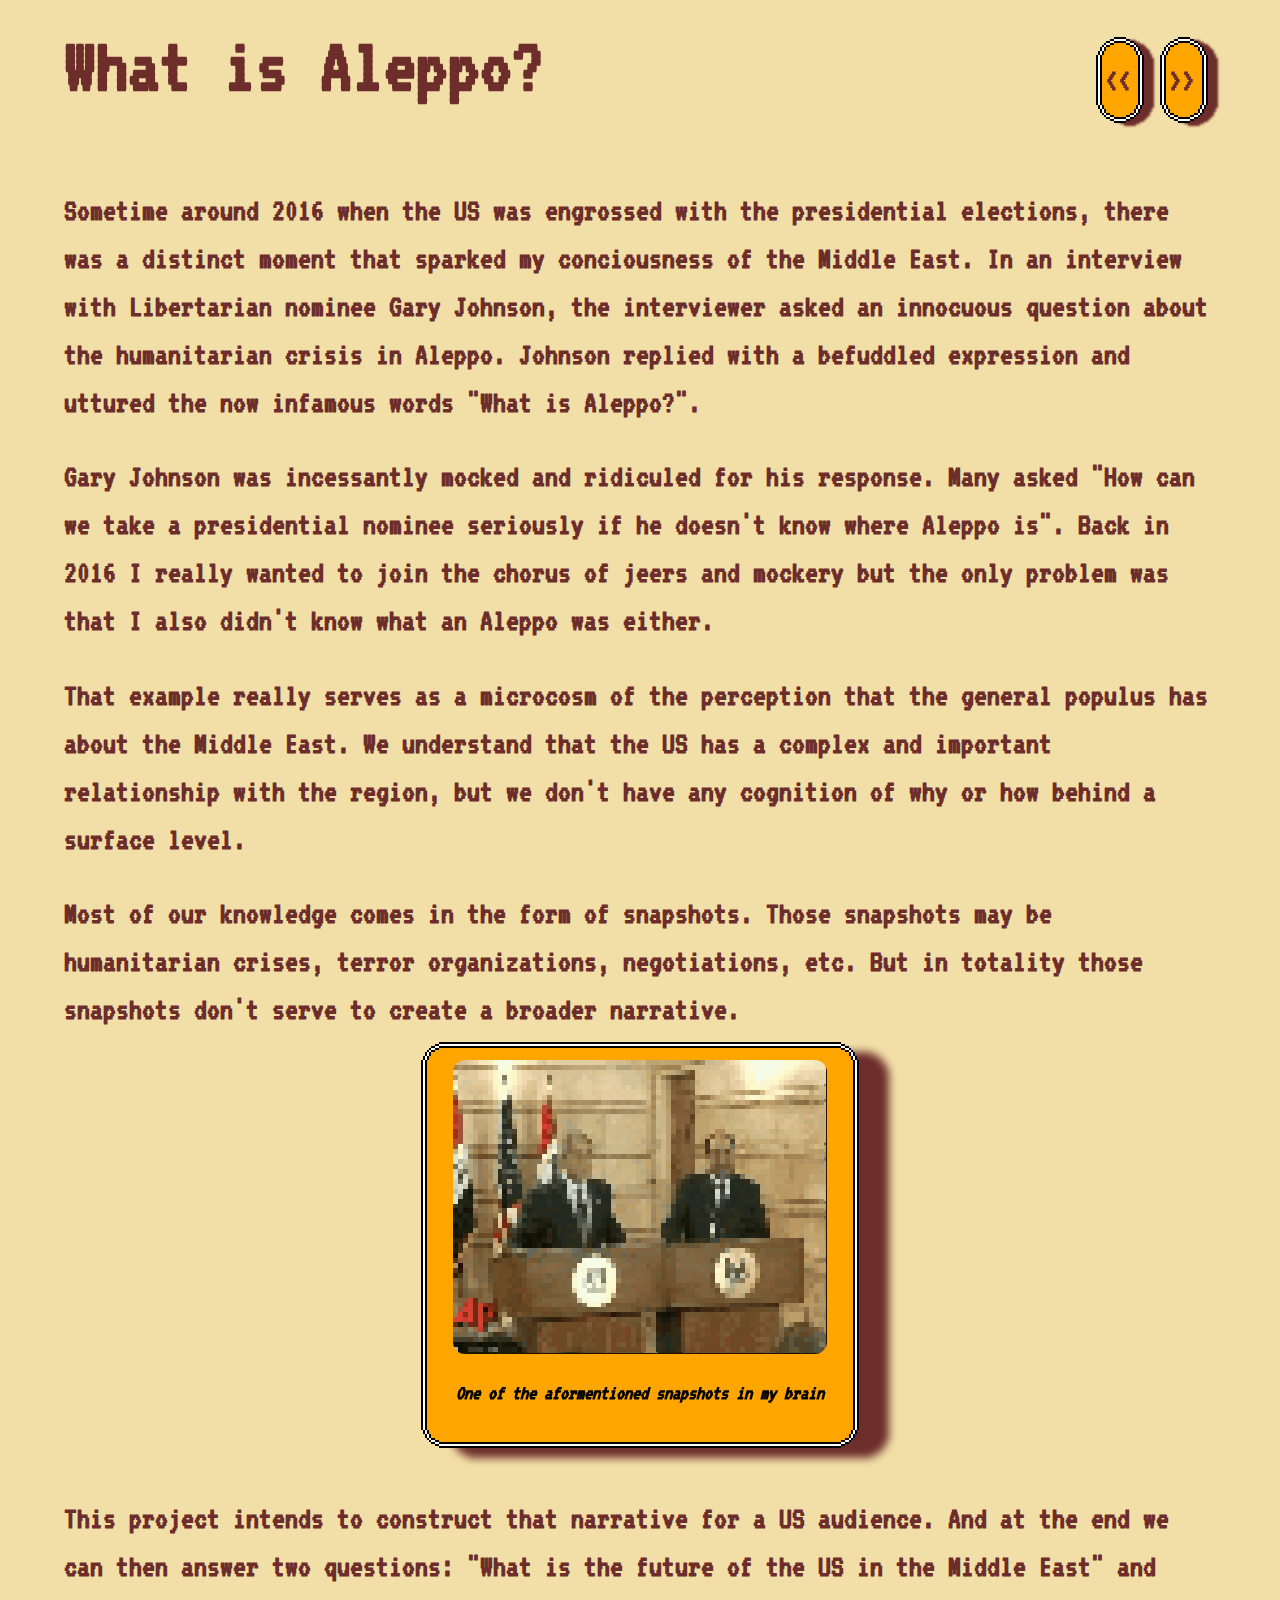
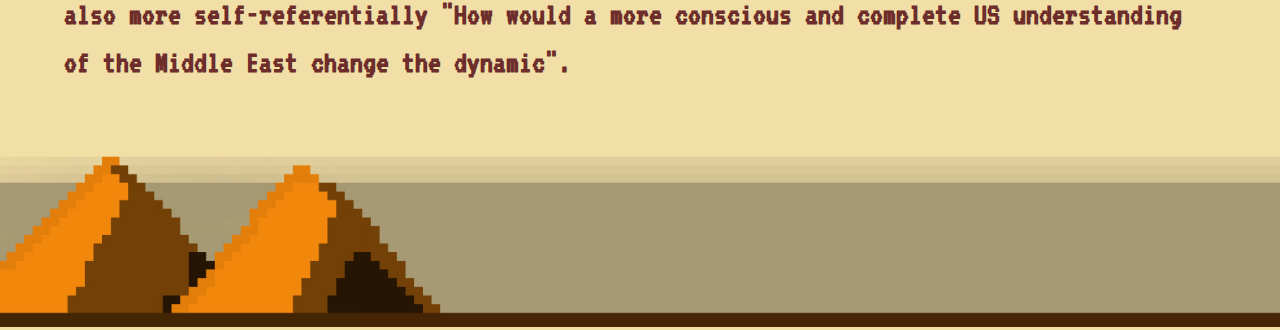
<file: motivation.html>
<!DOCTYPE html>
<html lang="en">
  <head>
    <meta charset="UTF-8">
    <meta name="viewport" content="width=device-width, initial-scale=1.0">
    <meta http-equiv="X-UA-Compatible" content="ie=edge">
    <title>HTS Research Project</title>
    <link rel="stylesheet" href="styles2.css">
  </head>
  <body>
    <div class="header">
      <h1> What is Aleppo? </h1>
      <div class="buttons">
        <div class="pixel-border" id="prev" onclick="window.location.href = '/transition.html'">
          <h3> << </h3>
        </div>
        <div class="pixel-border" id="next" onclick="window.location.href = '/coldwar.html'">
          <h3> >> </h3>
        </div>
      </div>
    </div>
    <h2> 
      Sometime around 2016 when the US was engrossed with the presidential elections, there was a distinct moment that sparked my conciousness of the Middle East.
      In an interview with Libertarian nominee Gary Johnson, the interviewer asked an innocuous question about the humanitarian crisis in Aleppo. Johnson replied with a befuddled expression 
      and uttured the now infamous words "What is Aleppo?". 
    </h2>
    <h2>
      Gary Johnson was incessantly mocked and ridiculed for his response. Many asked "How can we take a presidential nominee seriously if he doesn't know where Aleppo is".
      Back in 2016 I really wanted to join the chorus of jeers and mockery but the only problem was that I also didn't know what an Aleppo was either.
    </h2>
    <h2> 
      That example really serves as a microcosm of the perception that the general populus has about the Middle East. We understand that the US has a complex
      and important relationship with the region, but we don't have any cognition of why or how behind a surface level.
    </h2>
    <h2>
      Most of our knowledge comes in the form of snapshots. Those snapshots may be humanitarian crises, terror organizations, negotiations, etc. But in totality those snapshots
      don't serve to create a broader narrative.
    </h2>
    <div class="pixel-border">
      <img src="/img/gb.gif" id="gb" alt="George Bush Shoe">
      <h4> One of the aformentioned snapshots in my brain</h4>
    </div>
    <h2 style="margin-top: 5%;margin-bottom: 5%;">
      This project intends to construct that narrative for a US audience. And at the end we can then answer two questions: "What is the future of the US in the Middle East" and also more self-referentially
      "How would a more conscious and complete US understanding of the Middle East change the dynamic".
    </h2>
    <img src="img/footer_img.png" id="footer" alt="Footer Pyramids">
  </body>
</html>
</file>
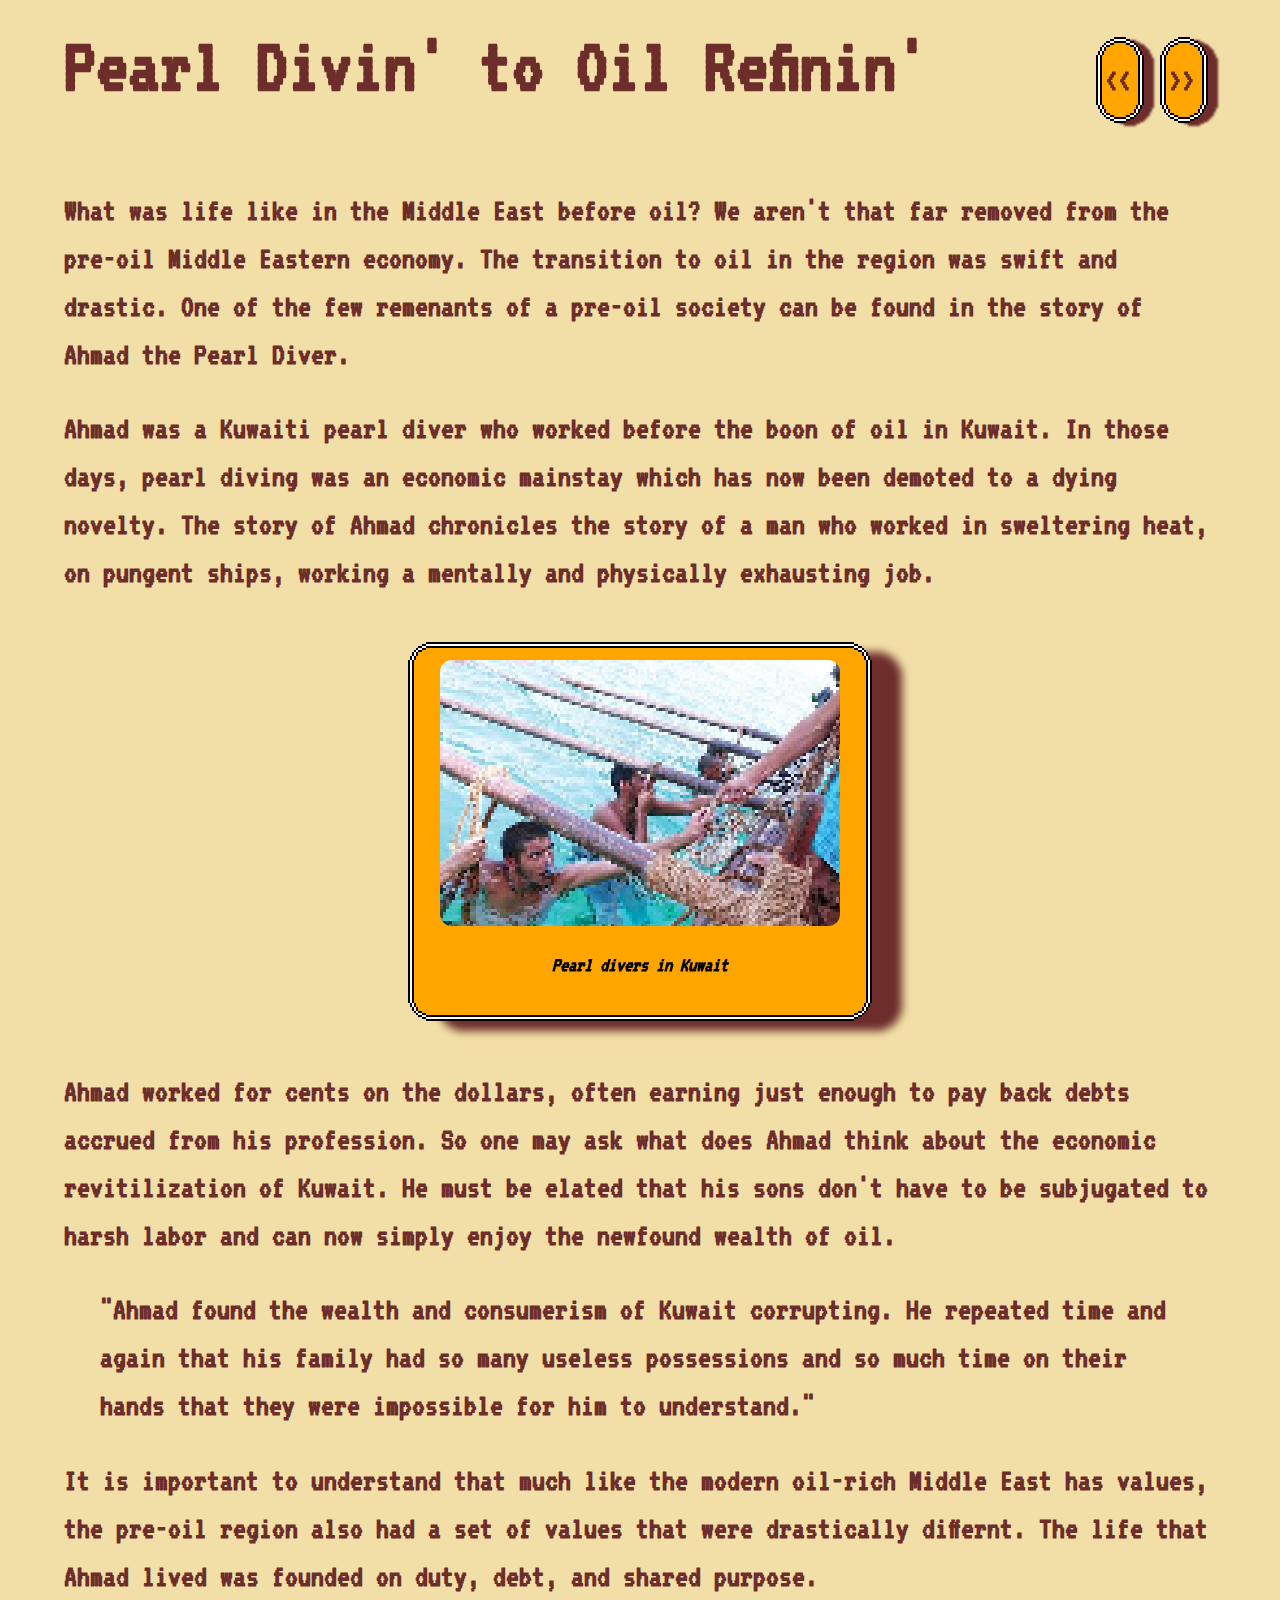
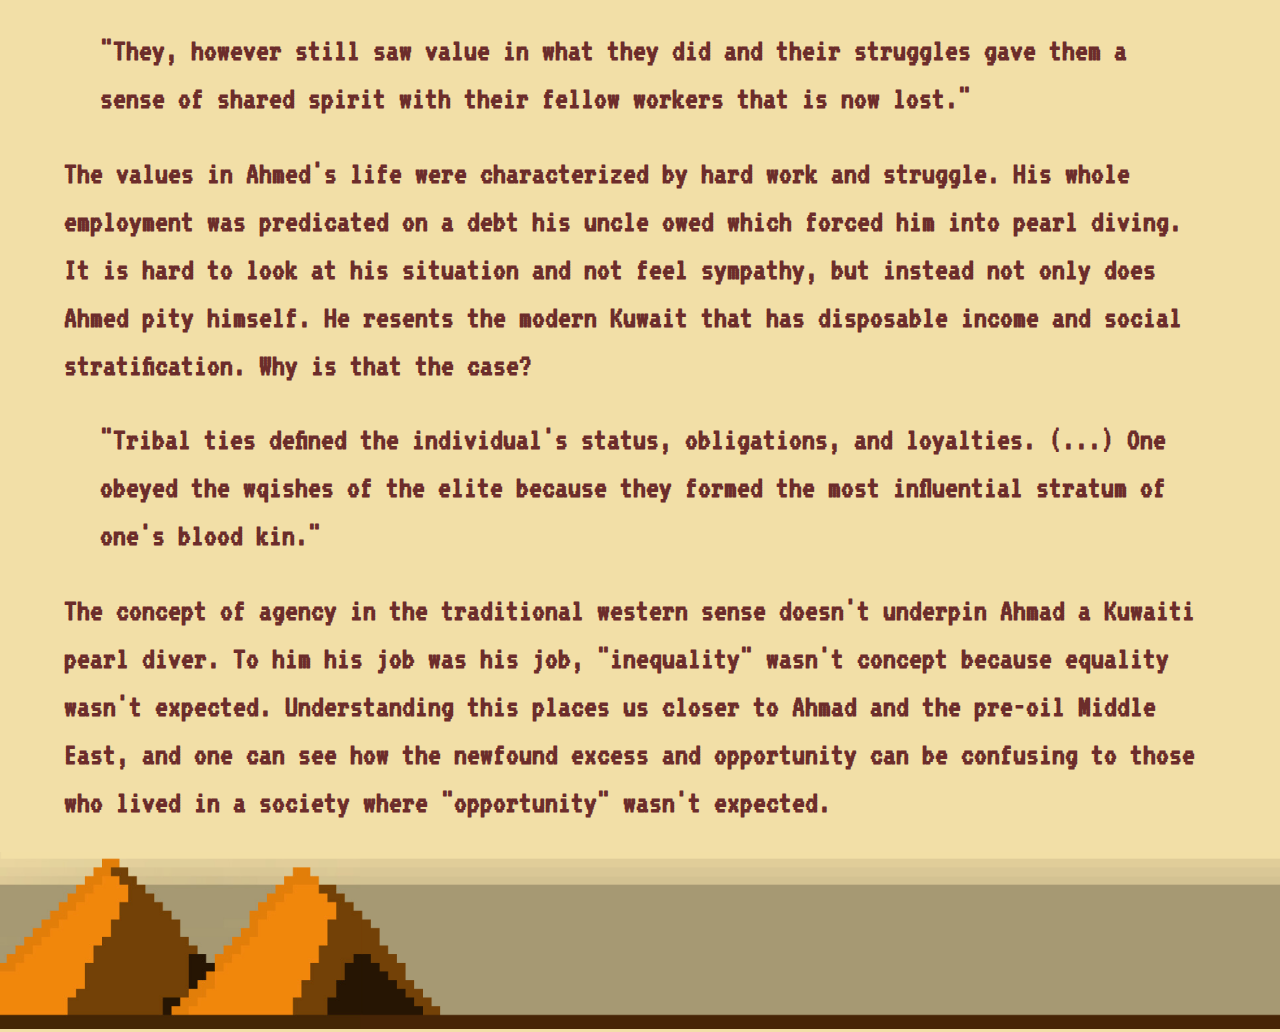
<file: pearl.html>
<!DOCTYPE html>
<html lang="en">
  <head>
    <meta charset="UTF-8">
    <meta name="viewport" content="width=device-width, initial-scale=1.0">
    <meta http-equiv="X-UA-Compatible" content="ie=edge">
    <title>HTS Research Project</title>
    <link rel="stylesheet" href="styles2.css">
  </head>
  <body>
    <div class="header">
      <h1> Pearl Divin' to Oil Refinin' </h1>
      <div class="buttons">
        <div class="pixel-border" id="prev" onclick="window.location.href = '/blackgold.html'">
          <h3> << </h3>
        </div>
        <div class="pixel-border" id="next" onclick="window.location.href = '/modernoil.html'">
          <h3> >> </h3>
        </div>
      </div>
    </div>
    <h2> 
      What was life like in the Middle East before oil? We aren't that far removed from the pre-oil Middle Eastern economy.
      The transition to oil in the region was swift and drastic. One of the few remenants of a pre-oil society can be found
      in the story of Ahmad the Pearl Diver.
    </h2>
    <h2>
      Ahmad was a Kuwaiti pearl diver who worked before the boon of oil in Kuwait. In those days, pearl diving was an economic mainstay which has now been demoted to a dying novelty.
      The story of Ahmad chronicles the story of a man who worked in sweltering heat, on pungent ships, working a mentally and physically exhausting job.
    </h2>
    <div class="pixel-border" style="margin-top: 5%; margin-bottom:5%">
      <img src="/img/divers.png" style="border-radius: 12px;">
      <h4> Pearl divers in Kuwait</h4>
    </div>
    <h2>
      Ahmad worked for cents on the dollars, often earning just enough to pay back debts accrued from his profession. So one may ask what does Ahmad think about the economic revitilization of
      Kuwait. He must be elated that his sons don't have to be subjugated to harsh labor and can now simply enjoy the newfound wealth of oil.
    </h2>
    <aside class="pquote">
      <blockquote>
          <h2>
            "Ahmad found the wealth and consumerism of Kuwait corrupting. He repeated time and again that his family had so many useless possessions and so much time on their hands that they were impossible for him to understand."
          </h2>
      </blockquote>
    </aside>
    <h2>
      It is important to understand that much like the modern oil-rich Middle East has values, the pre-oil region also had a set of values that were drastically differnt. The life that Ahmad lived was founded on duty, debt, and shared purpose.
    </h2>
    <aside class="pquote">
      <blockquote>
          <h2>
            "They, however still saw value in what they did and their struggles gave them a sense of shared spirit with their fellow workers that is now lost."
          </h2>
      </blockquote>
    </aside> 
    <h2>
      The values in Ahmed's life were characterized by hard work and struggle. His whole employment was predicated on a debt his uncle owed which forced him into pearl diving. It is hard to look at his situation and not feel sympathy, but instead not
      only does Ahmed pity himself. He resents the modern Kuwait that has disposable income and social stratification. Why is that the case?
    </h2>
    <aside class="pquote">
      <blockquote>
        <h2>
          "Tribal ties defined the individual's status, obligations, and loyalties. (...) One obeyed the wqishes of the elite because they formed the most influential stratum of one's blood kin."
        </h2>
    </blockquote>  
    </aside>
    <h2> The concept of agency in the traditional western sense doesn't underpin Ahmad a Kuwaiti pearl diver. To him his job was his job, "inequality" wasn't concept because equality wasn't expected.
          Understanding this places us closer to Ahmad and the pre-oil Middle East, and one can see how the newfound excess and opportunity can be confusing to those who lived in a society where "opportunity" wasn't expected.
    </h2>   
    <img src="img/footer_img.png" id="footer" alt="Footer Pyramids">
  </body>
</html>
</file>
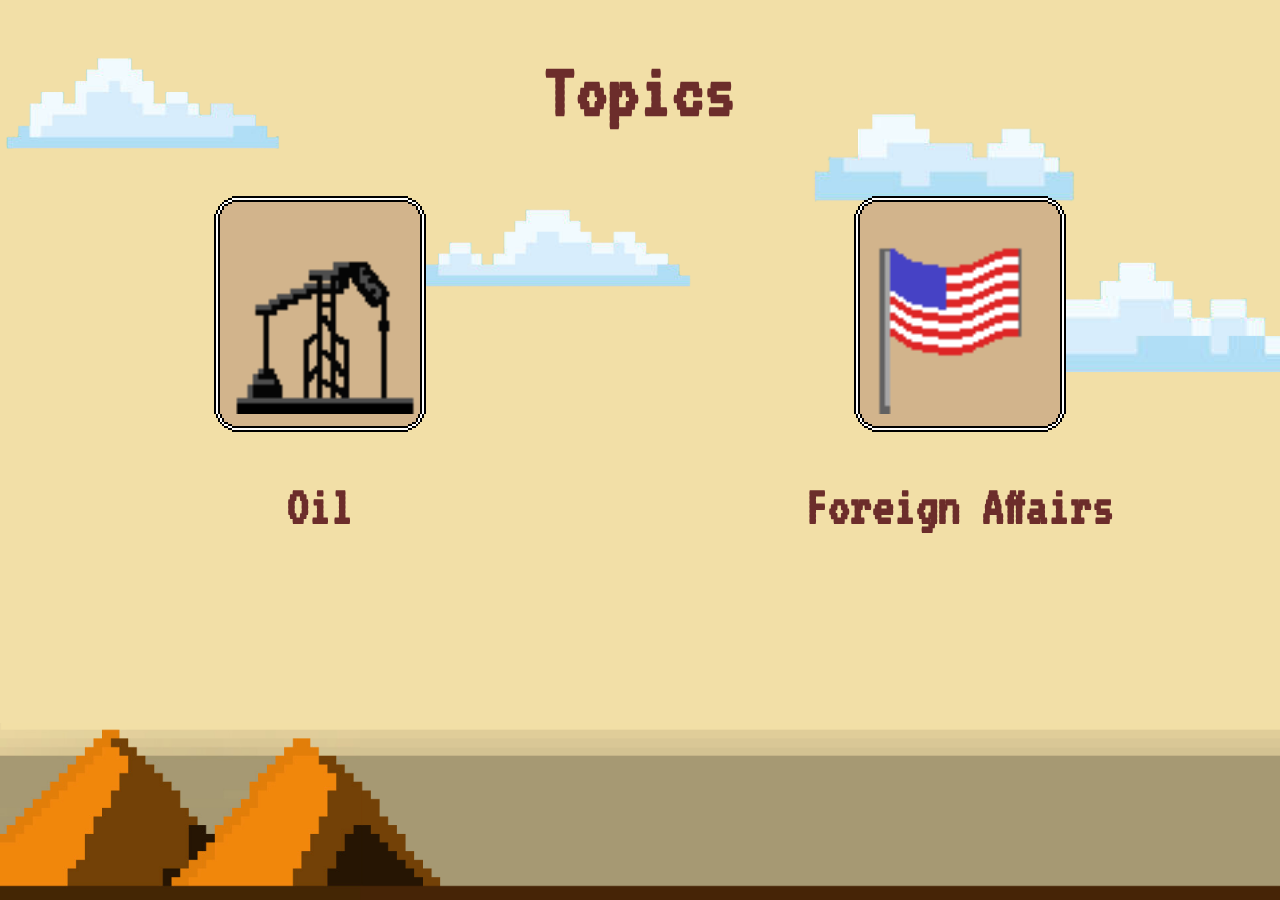
<file: transition.html>
<!DOCTYPE html>
<html lang="en">
  <head>
    <meta charset="UTF-8">
    <meta name="viewport" content="width=device-width, initial-scale=1.0">
    <meta http-equiv="X-UA-Compatible" content="ie=edge">
    <title>HTS Research Project</title>
    <link rel="stylesheet" href="styles4.css">
    <script>
      function oilClick() {
        var heading = document.getElementById("author");
        heading.style.display = "block";
        heading.innerHTML = "By: Grace Tang";
      }

      function usClick() {
        var heading = document.getElementById("author");
        heading.style.display = "block";
        heading.innerHTML = "By: Adithya Ramanujam"
      }

      function mouseLeave() {
        var heading = document.getElementById("author");
        heading.style.display = "none";
      }
    </script>
  </head>
  <body>
    <img src="img/cloud_1.png" id="cloud_1" alt="cloud 1">
    <img src="img/cloud_2.png" id="cloud_2" alt="cloud 2">
    <img src="img/cloud_3.png" id="cloud_3" alt="cloud 3">
    <img src="img/cloud_4.png" id="cloud_4" alt="cloud 4">
    <h1 style="display:block"> Topics </h1>
    <div class="col-container">
      <div class="col">
        <div class="pixel-border" onclick="window.location.href = '/blackgold.html'" onmouseover="oilClick()" onmouseout="mouseLeave()">
          <img src="gif/oil.gif" id="oil">
        </div>
        <h2 style="margin:0; margin-top: 10%;"> Oil </h2>
      </div>
      <div class="col">
        <div class="pixel-border" onclick="window.location.href = '/motivation.html'" onmouseover="usClick()" onmouseout="mouseLeave()">
          <img src="gif/flag.gif" id="flag">
        </div>
        <h2 style="margin:0; margin-top: 10%;"> Foreign Affairs </h2>
      </div>
    </div>
    <h1 style="margin-top: 3%; font-size: 3em;" id="author"> Oil - By Grace Tang</h1>
    <img src="img/footer_img.png" id="footer" alt="Footer Pyramids">
  </body>
</html>
</file>
<file: styles.css>
@import url('https://fonts.googleapis.com/css2?family=VT323&display=swap');

body {
  background-color: #F2DFA7;
  margin: 0px;
  font-family: 'VT323', monospace;
}

#footer {
  max-width: 100%;
  position: absolute;
  bottom: 0;
  z-index: -1;
}

h3 {
  font-size: 2em;
  color: #6C2D2B;
}

h1 {
  margin-left: 5%;
  font-size: 5em;
  color: #6C2D2B;
  margin-top: 8%;
}

h2 {
  margin-left: 5%;
  font-size: 3.5em;
  color: #6C2D2B;
}

#helpful {
  animation: blinker 1s linear infinite;
}

#cloud_1, #cloud_2, #cloud_3, #cloud_4 {
  width: 300px;
  position: absolute;
  z-index: -1;
  overflow: hidden;
  animation: moveClouds 30s linear infinite;
}

#cloud_1 {
  top: 100px;
  left: 800px;
}

#cloud_2 {
  top: 200px;
  left: 400px;
}

#cloud_3 {
  top: 250px;
  left: 1000px;
}

@keyframes moveClouds {
  from {
    transform: translateX(0);
  }
  to {
    transform: translateX(-100%);
  }
}

:root {
	--pixel-bg: orange;
	/* ↑ Inner background color */
	
	--pixel-border: black;
	/* ↑ Inner border color */
	
	--pixel-border-2: white;
	/* ↑ Middle border color */
	
	--pixel-border-3: var(--pixel-border);
	/* ↑ Outer border color */
	
	--pixel: .125rem;
	/* ↑ Pixel size */
}

.pixel-border:hover {
  animation: none;
  opacity: 100%;
}

.pixel-border {
  opacity: 50%;
  animation: blinker 3s linear infinite;
  position: absolute;
  bottom: 50px;
  right: 0;
  padding-left: 2%;
  padding-right: 2%;
  margin-right: 5%;
  height: 50px;
  width: 50px;
  display: flex;
  align-items: center;
  width: fit-content;
	background: var(--pixel-bg);
	box-shadow:
		
	/* Inner Background Color */
		0 calc(var(--pixel) * -3) 0 calc(var(--pixel) * -1) var(--pixel-bg),
		0 calc(var(--pixel) * 3) 0 calc(var(--pixel) * -1) var(--pixel-bg),
		0 calc(var(--pixel) * -6) 0 calc(var(--pixel) * -2) var(--pixel-bg),
		0 calc(var(--pixel) * 6) 0 calc(var(--pixel) * -2) var(--pixel-bg),
		0 calc(var(--pixel) * -9) 0 calc(var(--pixel) * -4) var(--pixel-bg),
		0 calc(var(--pixel) * 9) 0 calc(var(--pixel) * -4) var(--pixel-bg),
		0 calc(var(--pixel) * -12) 0 calc(var(--pixel) * -6) var(--pixel-bg),
		0 calc(var(--pixel) * 12) 0 calc(var(--pixel) * -6) var(--pixel-bg),
		
	/* Pixel Border Layer 1 */
		calc(var(--pixel) * -1) 0 0 0 var(--pixel-border),
		var(--pixel) 0 0 0 var(--pixel-border),
		0 calc(var(--pixel) * -2) 0 0 var(--pixel-border),
		0 calc(var(--pixel) * 2) 0 0 var(--pixel-border),
		0 calc(var(--pixel) * -5) 0 calc(var(--pixel) * -1) var(--pixel-border),
		0 calc(var(--pixel) * 5) 0 calc(var(--pixel) * -1) var(--pixel-border),
		0 calc(var(--pixel) * -7) 0 calc(var(--pixel) * -2) var(--pixel-border),
		0 calc(var(--pixel) * 7) 0 calc(var(--pixel) * -2) var(--pixel-border),
		0 calc(var(--pixel) * -10) 0 calc(var(--pixel) * -4) var(--pixel-border),
		0 calc(var(--pixel) * 10) 0 calc(var(--pixel) * -4) var(--pixel-border),
		0 calc(var(--pixel) * -13) 0 calc(var(--pixel) * -6) var(--pixel-border),
		0 calc(var(--pixel) * 13) 0 calc(var(--pixel) * -6) var(--pixel-border),
		
	/* Pixel Border Layer 2 */
		calc(var(--pixel) * -2) 0 0 0 var(--pixel-border-2),
		calc(var(--pixel) * 2) 0 0 0 var(--pixel-border-2),
		0 calc(var(--pixel) * -1) 0 var(--pixel) var(--pixel-border-2), 
		0 var(--pixel) 0 var(--pixel) var(--pixel-border-2),
		0 calc(var(--pixel) * -4) 0 0 var(--pixel-border-2),
		0 calc(var(--pixel) * 4) 0 0 var(--pixel-border-2),
		0 calc(var(--pixel) * -6) 0 calc(var(--pixel) * -1) var(--pixel-border-2),
		0 calc(var(--pixel) * 6) 0 calc(var(--pixel) * -1) var(--pixel-border-2),
		0 calc(var(--pixel) * -8) 0 calc(var(--pixel) * -2) var(--pixel-border-2),
		0 calc(var(--pixel) * 8) 0 calc(var(--pixel) * -2) var(--pixel-border-2),
		0 calc(var(--pixel) * -11) 0 calc(var(--pixel) * -4) var(--pixel-border-2),
		0 calc(var(--pixel) * 11) 0 calc(var(--pixel) * -4) var(--pixel-border-2),
		0 calc(var(--pixel) * -14) 0 calc(var(--pixel) * -6) var(--pixel-border-2),
		0 calc(var(--pixel) * 14) 0 calc(var(--pixel) * -6) var(--pixel-border-2),
		
	/* Border Layer 3: --pixel-border-3 */
		calc(var(--pixel) * -3) 0 0 0 var(--pixel-border-3),
		calc(var(--pixel) * 3) 0 0 0 var(--pixel-border-3),
		0 0 0 calc(var(--pixel) * 2) var(--pixel-border-3),
		0 calc(var(--pixel) * -3) 0 var(--pixel) var(--pixel-border-3),
		0 calc(var(--pixel) * 3) 0 var(--pixel) var(--pixel-border-3),
		0 calc(var(--pixel) * -5) 0 0 var(--pixel-border-3),
		0 calc(var(--pixel) * 5) 0 0 var(--pixel-border-3),
		0 calc(var(--pixel) * -7) 0 calc(var(--pixel) * -1) var(--pixel-border-3),
		0 calc(var(--pixel) * 7) 0 calc(var(--pixel) * -1) var(--pixel-border-3),
		0 calc(var(--pixel) * -9) 0 calc(var(--pixel) * -2) var(--pixel-border-3), 
		0 calc(var(--pixel) * 9) 0 calc(var(--pixel) * -2) var(--pixel-border-3),
		0 calc(var(--pixel) * -12) 0 calc(var(--pixel) * -4) var(--pixel-border-3), 
		0 calc(var(--pixel) * 12) 0 calc(var(--pixel) * -4) var(--pixel-border-3),
		0 calc(var(--pixel) * -15) 0 calc(var(--pixel) * -6) var(--pixel-border-3), 
		0 calc(var(--pixel) * 15) 0 calc(var(--pixel) * -6) var(--pixel-border-3);

}

@keyframes blinker {
  50% {
    opacity: 0;
  }
}
</file>
<file: styles2.css>
@import url('https://fonts.googleapis.com/css2?family=VT323&display=swap');

body {
  background-color: #F2DFA7;
  margin: 0px;
  font-family: 'VT323', monospace;
  display: column;
  flex-direction: column;
}

.header {
  display: flex;
  justify-content: space-between;
}

.tick {
  font-family: 'VT323', monospace;
  font-size: 2em;
}

#oil-bg {
  z-index: -1;
  position: absolute;
  top:0;
}

#footer {
  max-width: 100%;
  position: relative;
  bottom: 0;
  z-index: -1;
}

h4 {
  font-size: 1.3em;
  font-style: italic;
}

h3 {
  font-size: 2em;
  color: #6C2D2B;
}

h1 {
  margin-left: 5%;
  font-size: 5em;
  color: #6C2D2B;
  margin-top: 2%;
}

h2 {
  margin-left: 5%;
  margin-right: 5%;
  line-height: 1.5;
  font-size: 2em;
  color: #6C2D2B;
}

:root {
	--pixel-bg: orange;
	/* ↑ Inner background color */
	
	--pixel-border: black;
	/* ↑ Inner border color */
	
	--pixel-border-2: white;
	/* ↑ Middle border color */
	
	--pixel-border-3: var(--pixel-border);
	/* ↑ Outer border color */
	
	--pixel: .125rem;
	/* ↑ Pixel size */
}

.pixel-border:hover {
  filter: none;
}

.legend {
  padding-left: 2%;
  padding-right: 2%;
  margin: auto;
  flex-direction: row;
  height: fit-content;
  width: fit-content;
  display: flex;
  align-items: center;
  justify-content: start;
  width: fit-content;
}

.pixel-border {
  animation: blinker 3s linear infinite;
  filter: drop-shadow(30px 10px 4px #6C2D2B);
  padding-left: 2%;
  padding-right: 2%;
  margin: auto;
  flex-direction: column;
  height: fit-content;
  width: fit-content;
  display: flex;
  align-items: center;
  justify-content: start;
  width: fit-content;
	background: var(--pixel-bg);
	box-shadow:
		
	/* Inner Background Color */
		0 calc(var(--pixel) * -3) 0 calc(var(--pixel) * -1) var(--pixel-bg),
		0 calc(var(--pixel) * 3) 0 calc(var(--pixel) * -1) var(--pixel-bg),
		0 calc(var(--pixel) * -6) 0 calc(var(--pixel) * -2) var(--pixel-bg),
		0 calc(var(--pixel) * 6) 0 calc(var(--pixel) * -2) var(--pixel-bg),
		0 calc(var(--pixel) * -9) 0 calc(var(--pixel) * -4) var(--pixel-bg),
		0 calc(var(--pixel) * 9) 0 calc(var(--pixel) * -4) var(--pixel-bg),
		0 calc(var(--pixel) * -12) 0 calc(var(--pixel) * -6) var(--pixel-bg),
		0 calc(var(--pixel) * 12) 0 calc(var(--pixel) * -6) var(--pixel-bg),
		
	/* Pixel Border Layer 1 */
		calc(var(--pixel) * -1) 0 0 0 var(--pixel-border),
		var(--pixel) 0 0 0 var(--pixel-border),
		0 calc(var(--pixel) * -2) 0 0 var(--pixel-border),
		0 calc(var(--pixel) * 2) 0 0 var(--pixel-border),
		0 calc(var(--pixel) * -5) 0 calc(var(--pixel) * -1) var(--pixel-border),
		0 calc(var(--pixel) * 5) 0 calc(var(--pixel) * -1) var(--pixel-border),
		0 calc(var(--pixel) * -7) 0 calc(var(--pixel) * -2) var(--pixel-border),
		0 calc(var(--pixel) * 7) 0 calc(var(--pixel) * -2) var(--pixel-border),
		0 calc(var(--pixel) * -10) 0 calc(var(--pixel) * -4) var(--pixel-border),
		0 calc(var(--pixel) * 10) 0 calc(var(--pixel) * -4) var(--pixel-border),
		0 calc(var(--pixel) * -13) 0 calc(var(--pixel) * -6) var(--pixel-border),
		0 calc(var(--pixel) * 13) 0 calc(var(--pixel) * -6) var(--pixel-border),
		
	/* Pixel Border Layer 2 */
		calc(var(--pixel) * -2) 0 0 0 var(--pixel-border-2),
		calc(var(--pixel) * 2) 0 0 0 var(--pixel-border-2),
		0 calc(var(--pixel) * -1) 0 var(--pixel) var(--pixel-border-2), 
		0 var(--pixel) 0 var(--pixel) var(--pixel-border-2),
		0 calc(var(--pixel) * -4) 0 0 var(--pixel-border-2),
		0 calc(var(--pixel) * 4) 0 0 var(--pixel-border-2),
		0 calc(var(--pixel) * -6) 0 calc(var(--pixel) * -1) var(--pixel-border-2),
		0 calc(var(--pixel) * 6) 0 calc(var(--pixel) * -1) var(--pixel-border-2),
		0 calc(var(--pixel) * -8) 0 calc(var(--pixel) * -2) var(--pixel-border-2),
		0 calc(var(--pixel) * 8) 0 calc(var(--pixel) * -2) var(--pixel-border-2),
		0 calc(var(--pixel) * -11) 0 calc(var(--pixel) * -4) var(--pixel-border-2),
		0 calc(var(--pixel) * 11) 0 calc(var(--pixel) * -4) var(--pixel-border-2),
		0 calc(var(--pixel) * -14) 0 calc(var(--pixel) * -6) var(--pixel-border-2),
		0 calc(var(--pixel) * 14) 0 calc(var(--pixel) * -6) var(--pixel-border-2),
		
	/* Border Layer 3: --pixel-border-3 */
		calc(var(--pixel) * -3) 0 0 0 var(--pixel-border-3),
		calc(var(--pixel) * 3) 0 0 0 var(--pixel-border-3),
		0 0 0 calc(var(--pixel) * 2) var(--pixel-border-3),
		0 calc(var(--pixel) * -3) 0 var(--pixel) var(--pixel-border-3),
		0 calc(var(--pixel) * 3) 0 var(--pixel) var(--pixel-border-3),
		0 calc(var(--pixel) * -5) 0 0 var(--pixel-border-3),
		0 calc(var(--pixel) * 5) 0 0 var(--pixel-border-3),
		0 calc(var(--pixel) * -7) 0 calc(var(--pixel) * -1) var(--pixel-border-3),
		0 calc(var(--pixel) * 7) 0 calc(var(--pixel) * -1) var(--pixel-border-3),
		0 calc(var(--pixel) * -9) 0 calc(var(--pixel) * -2) var(--pixel-border-3), 
		0 calc(var(--pixel) * 9) 0 calc(var(--pixel) * -2) var(--pixel-border-3),
		0 calc(var(--pixel) * -12) 0 calc(var(--pixel) * -4) var(--pixel-border-3), 
		0 calc(var(--pixel) * 12) 0 calc(var(--pixel) * -4) var(--pixel-border-3),
		0 calc(var(--pixel) * -15) 0 calc(var(--pixel) * -6) var(--pixel-border-3), 
		0 calc(var(--pixel) * 15) 0 calc(var(--pixel) * -6) var(--pixel-border-3);

}

#gb {
  border-radius: 12px;
}

.buttons {
  width: 10%;
  display: flex;
  justify-content: flex-start;
  margin-right: 5%;
}

#prev, #next {
  width: 30px;
  height: 50px;
  display: flex;
  justify-content: center;
  align-items: flex-start;
  overflow: hidden;
  filter: drop-shadow(10px 3px 1px #6C2D2B);
}

#prev:hover, #next:hover {
  filter: none;
}
</file>
<file: styles4.css>
@import url('https://fonts.googleapis.com/css2?family=VT323&display=swap');

body {
  background-color: #F2DFA7;
  margin: 0px;
  font-family: 'VT323', monospace;
}

h3 {
  font-size: 2em;
  color: #6C2D2B;
}

h1 {
  text-align: center;
  font-size: 5em;
  color: #6C2D2B;
  margin-top: 4%;
  display: none;
}

h2 {
  margin-left: 5%;
  font-size: 3.5em;
  color: #6C2D2B;
}

#oil {
  height: 200px;
  margin-left: 5%;
}

#flag {
  height: 200px;
  margin-left: 5%;
}

:root {
	--pixel-bg: #d2b48c;
	/* ↑ Inner background color */
	
	--pixel-border: black;
	/* ↑ Inner border color */
	
	--pixel-border-2: white;
	/* ↑ Middle border color */
	
	--pixel-border-3: var(--pixel-border);
	/* ↑ Outer border color */
	
	--pixel: .125rem;
	/* ↑ Pixel size */
}

.pixel-border:hover {
  animation: none;
  opacity: 100%;
  filter: drop-shadow(30px 10px 4px #6C2D2B);
}

.pixel-border {
  filter: none;
  height: 200px;
  width: 200px;
  display: flex;
  align-items: center;
  justify-content: center; 
	background: var(--pixel-bg);
	box-shadow:
		
	/* Inner Background Color */
		0 calc(var(--pixel) * -3) 0 calc(var(--pixel) * -1) var(--pixel-bg),
		0 calc(var(--pixel) * 3) 0 calc(var(--pixel) * -1) var(--pixel-bg),
		0 calc(var(--pixel) * -6) 0 calc(var(--pixel) * -2) var(--pixel-bg),
		0 calc(var(--pixel) * 6) 0 calc(var(--pixel) * -2) var(--pixel-bg),
		0 calc(var(--pixel) * -9) 0 calc(var(--pixel) * -4) var(--pixel-bg),
		0 calc(var(--pixel) * 9) 0 calc(var(--pixel) * -4) var(--pixel-bg),
		0 calc(var(--pixel) * -12) 0 calc(var(--pixel) * -6) var(--pixel-bg),
		0 calc(var(--pixel) * 12) 0 calc(var(--pixel) * -6) var(--pixel-bg),
		
	/* Pixel Border Layer 1 */
		calc(var(--pixel) * -1) 0 0 0 var(--pixel-border),
		var(--pixel) 0 0 0 var(--pixel-border),
		0 calc(var(--pixel) * -2) 0 0 var(--pixel-border),
		0 calc(var(--pixel) * 2) 0 0 var(--pixel-border),
		0 calc(var(--pixel) * -5) 0 calc(var(--pixel) * -1) var(--pixel-border),
		0 calc(var(--pixel) * 5) 0 calc(var(--pixel) * -1) var(--pixel-border),
		0 calc(var(--pixel) * -7) 0 calc(var(--pixel) * -2) var(--pixel-border),
		0 calc(var(--pixel) * 7) 0 calc(var(--pixel) * -2) var(--pixel-border),
		0 calc(var(--pixel) * -10) 0 calc(var(--pixel) * -4) var(--pixel-border),
		0 calc(var(--pixel) * 10) 0 calc(var(--pixel) * -4) var(--pixel-border),
		0 calc(var(--pixel) * -13) 0 calc(var(--pixel) * -6) var(--pixel-border),
		0 calc(var(--pixel) * 13) 0 calc(var(--pixel) * -6) var(--pixel-border),
		
	/* Pixel Border Layer 2 */
		calc(var(--pixel) * -2) 0 0 0 var(--pixel-border-2),
		calc(var(--pixel) * 2) 0 0 0 var(--pixel-border-2),
		0 calc(var(--pixel) * -1) 0 var(--pixel) var(--pixel-border-2), 
		0 var(--pixel) 0 var(--pixel) var(--pixel-border-2),
		0 calc(var(--pixel) * -4) 0 0 var(--pixel-border-2),
		0 calc(var(--pixel) * 4) 0 0 var(--pixel-border-2),
		0 calc(var(--pixel) * -6) 0 calc(var(--pixel) * -1) var(--pixel-border-2),
		0 calc(var(--pixel) * 6) 0 calc(var(--pixel) * -1) var(--pixel-border-2),
		0 calc(var(--pixel) * -8) 0 calc(var(--pixel) * -2) var(--pixel-border-2),
		0 calc(var(--pixel) * 8) 0 calc(var(--pixel) * -2) var(--pixel-border-2),
		0 calc(var(--pixel) * -11) 0 calc(var(--pixel) * -4) var(--pixel-border-2),
		0 calc(var(--pixel) * 11) 0 calc(var(--pixel) * -4) var(--pixel-border-2),
		0 calc(var(--pixel) * -14) 0 calc(var(--pixel) * -6) var(--pixel-border-2),
		0 calc(var(--pixel) * 14) 0 calc(var(--pixel) * -6) var(--pixel-border-2),
		
	/* Border Layer 3: --pixel-border-3 */
		calc(var(--pixel) * -3) 0 0 0 var(--pixel-border-3),
		calc(var(--pixel) * 3) 0 0 0 var(--pixel-border-3),
		0 0 0 calc(var(--pixel) * 2) var(--pixel-border-3),
		0 calc(var(--pixel) * -3) 0 var(--pixel) var(--pixel-border-3),
		0 calc(var(--pixel) * 3) 0 var(--pixel) var(--pixel-border-3),
		0 calc(var(--pixel) * -5) 0 0 var(--pixel-border-3),
		0 calc(var(--pixel) * 5) 0 0 var(--pixel-border-3),
		0 calc(var(--pixel) * -7) 0 calc(var(--pixel) * -1) var(--pixel-border-3),
		0 calc(var(--pixel) * 7) 0 calc(var(--pixel) * -1) var(--pixel-border-3),
		0 calc(var(--pixel) * -9) 0 calc(var(--pixel) * -2) var(--pixel-border-3), 
		0 calc(var(--pixel) * 9) 0 calc(var(--pixel) * -2) var(--pixel-border-3),
		0 calc(var(--pixel) * -12) 0 calc(var(--pixel) * -4) var(--pixel-border-3), 
		0 calc(var(--pixel) * 12) 0 calc(var(--pixel) * -4) var(--pixel-border-3),
		0 calc(var(--pixel) * -15) 0 calc(var(--pixel) * -6) var(--pixel-border-3), 
		0 calc(var(--pixel) * 15) 0 calc(var(--pixel) * -6) var(--pixel-border-3);

}

.col-container {
  width: 100%;
  display: flex;
  flex-direction: row;
  justify-content: center;
  margin-top: 6.5%;
}

.col {
  display: flex;
  flex-direction: column;
  justify-content: center;
  align-items: center;
  width: 50%;
}

#footer {
  max-width: 100%;
  position: absolute;
  bottom: 0;
  z-index: -1;
}

.pixel-border:hover + h1 {
  display: block;
}

#oil:hover + h1 {
  display: block;
}

#us:hover + h1 {
  display: block;
}

#cloud_1, #cloud_2, #cloud_3, #cloud_4 {
  width: 300px;
  position: absolute;
  z-index: -1;
  overflow: hidden;
  animation: moveClouds 30s linear infinite;
}

#cloud_1 {
  top: 100px;
  left: 800px;
}

#cloud_2 {
  top: 200px;
  left: 400px;
}

#cloud_3 {
  top: 250px;
  left: 1000px;
}

@keyframes moveClouds {
  from {
    transform: translateX(0);
  }
  to {
    transform: translateX(-100%);
  }
}
</file>
